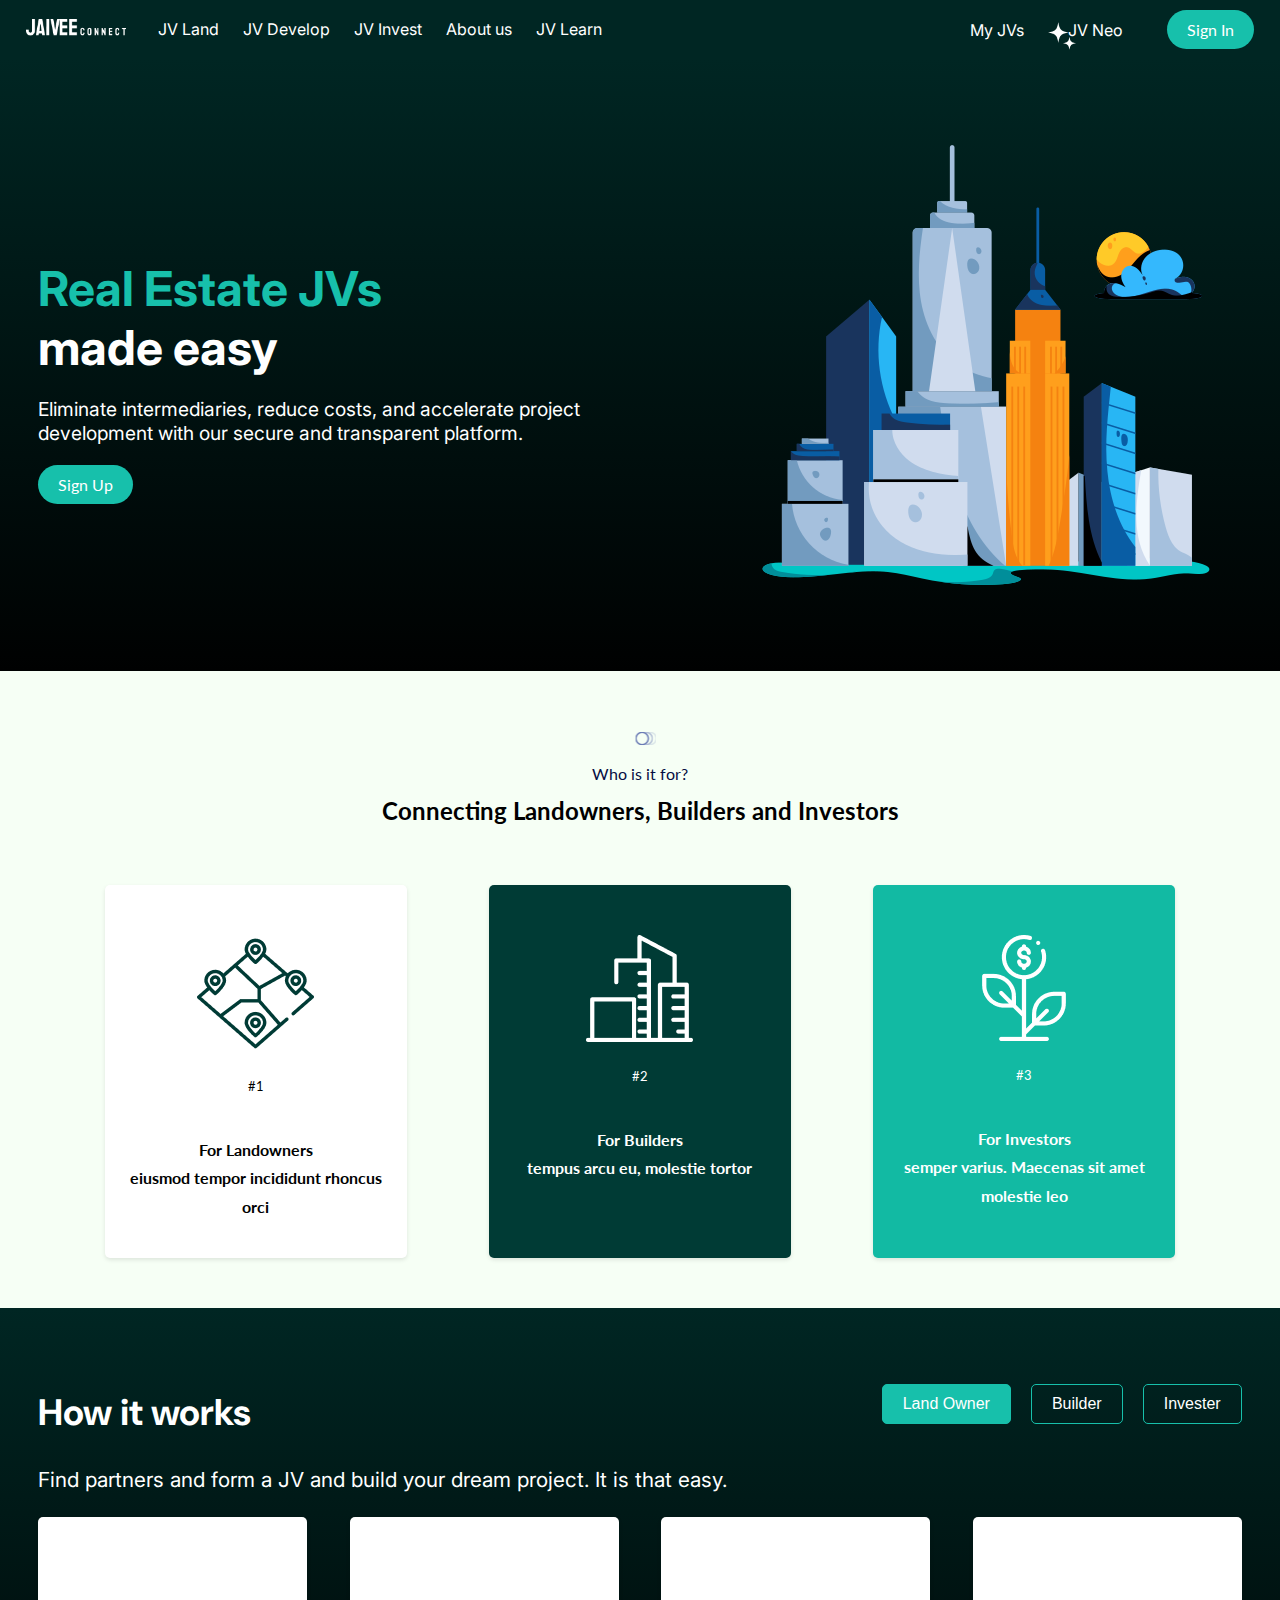
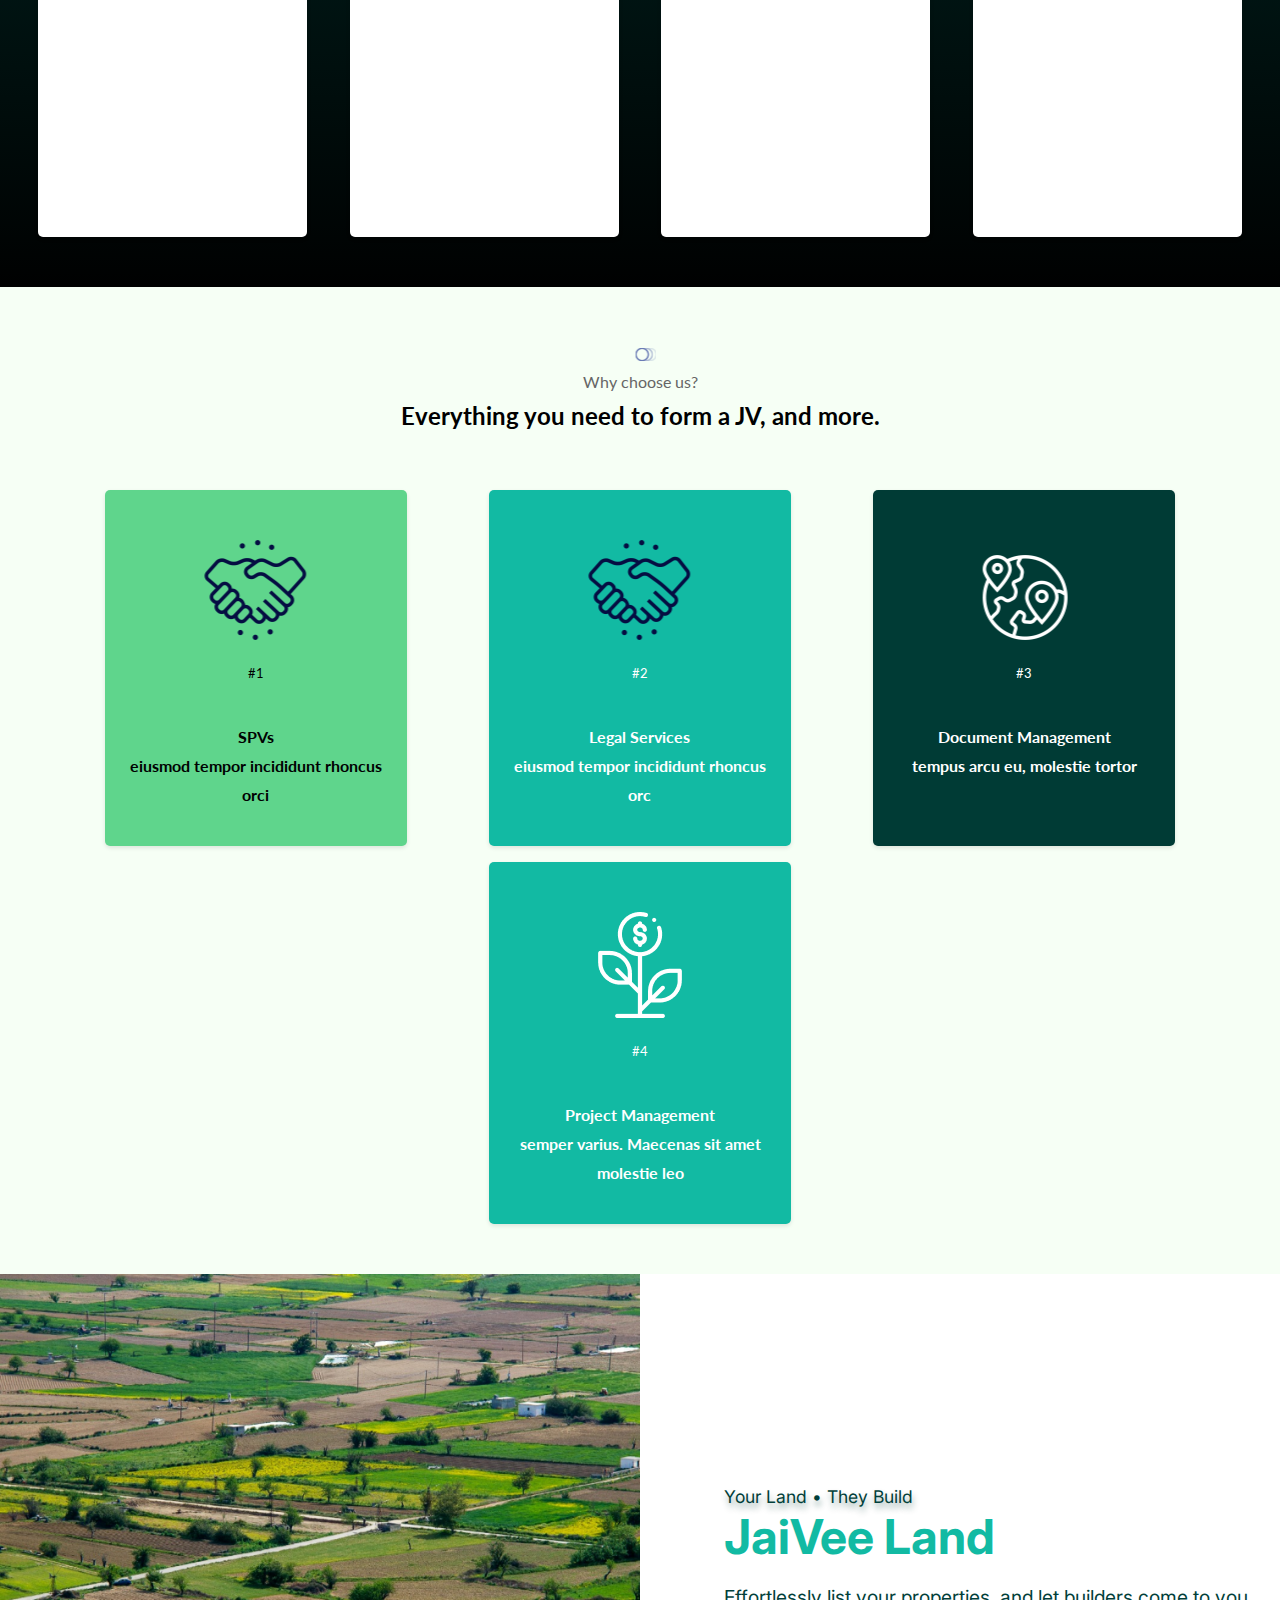
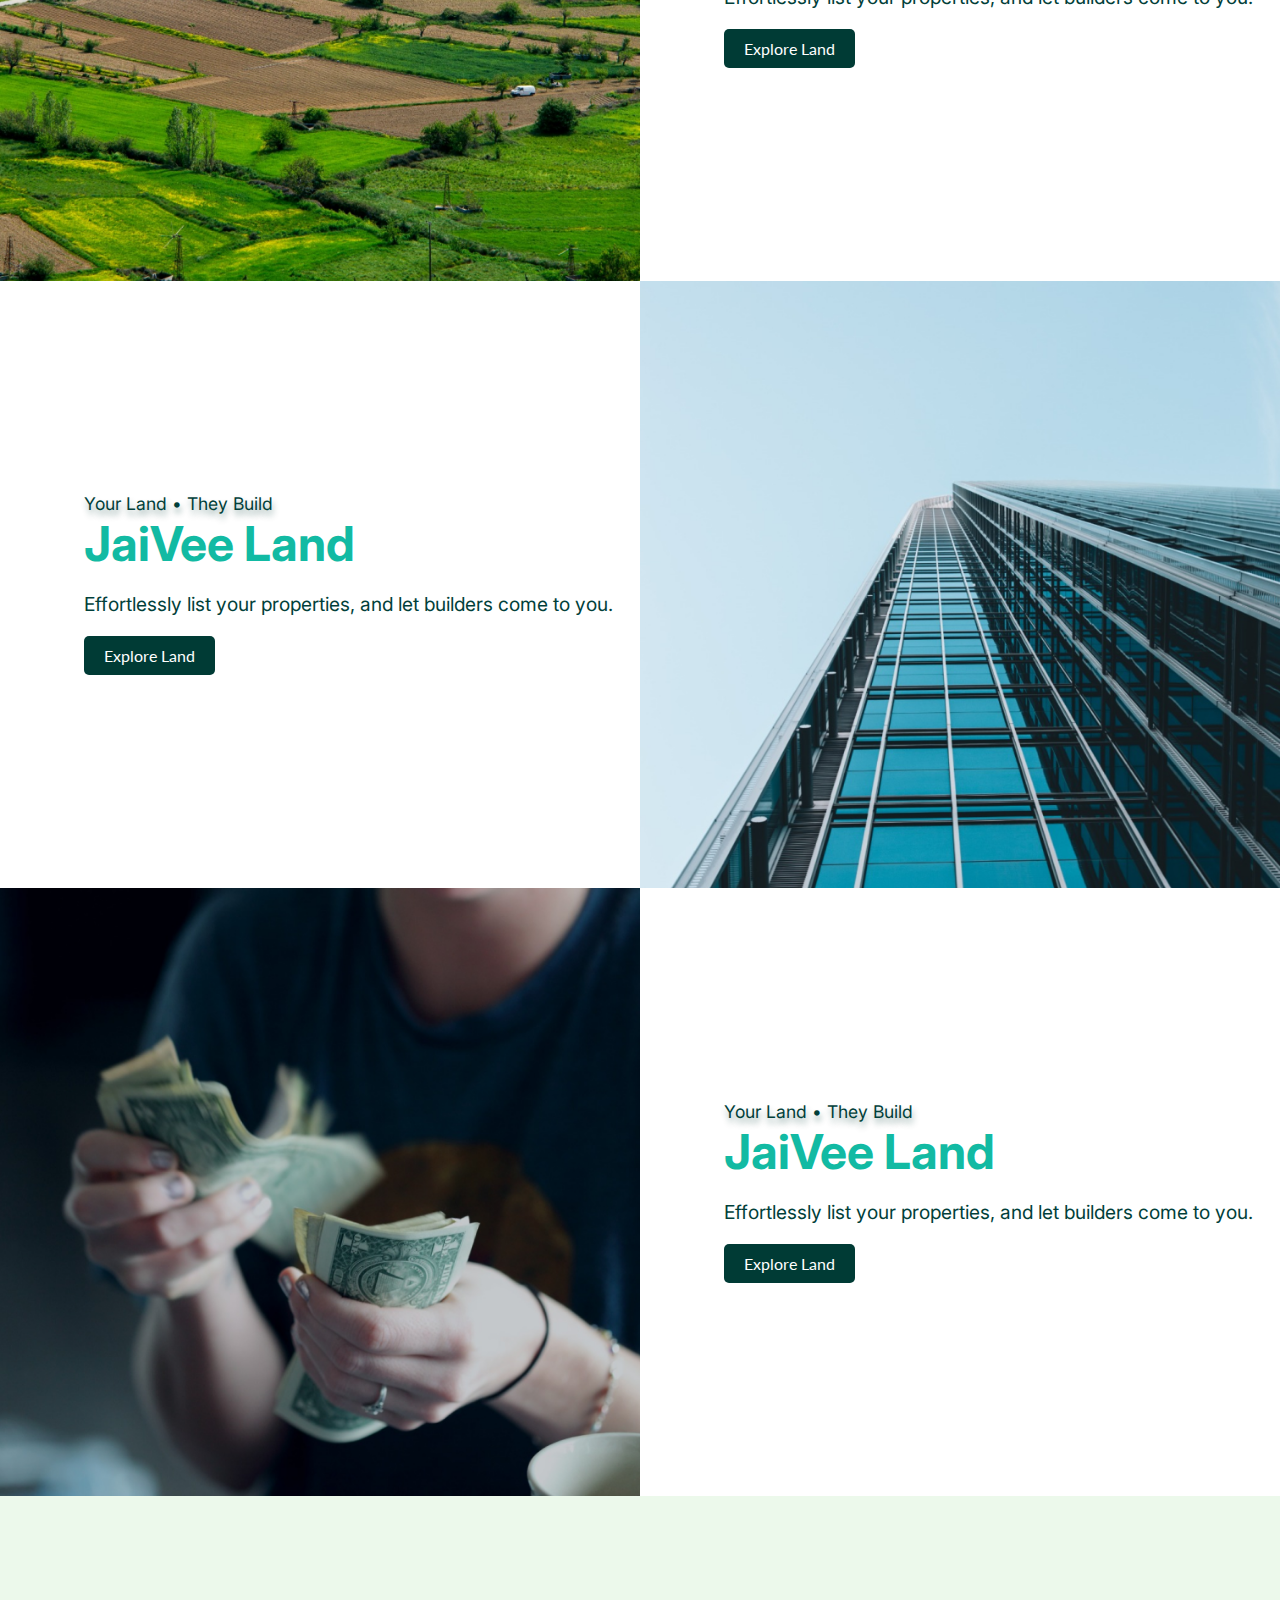
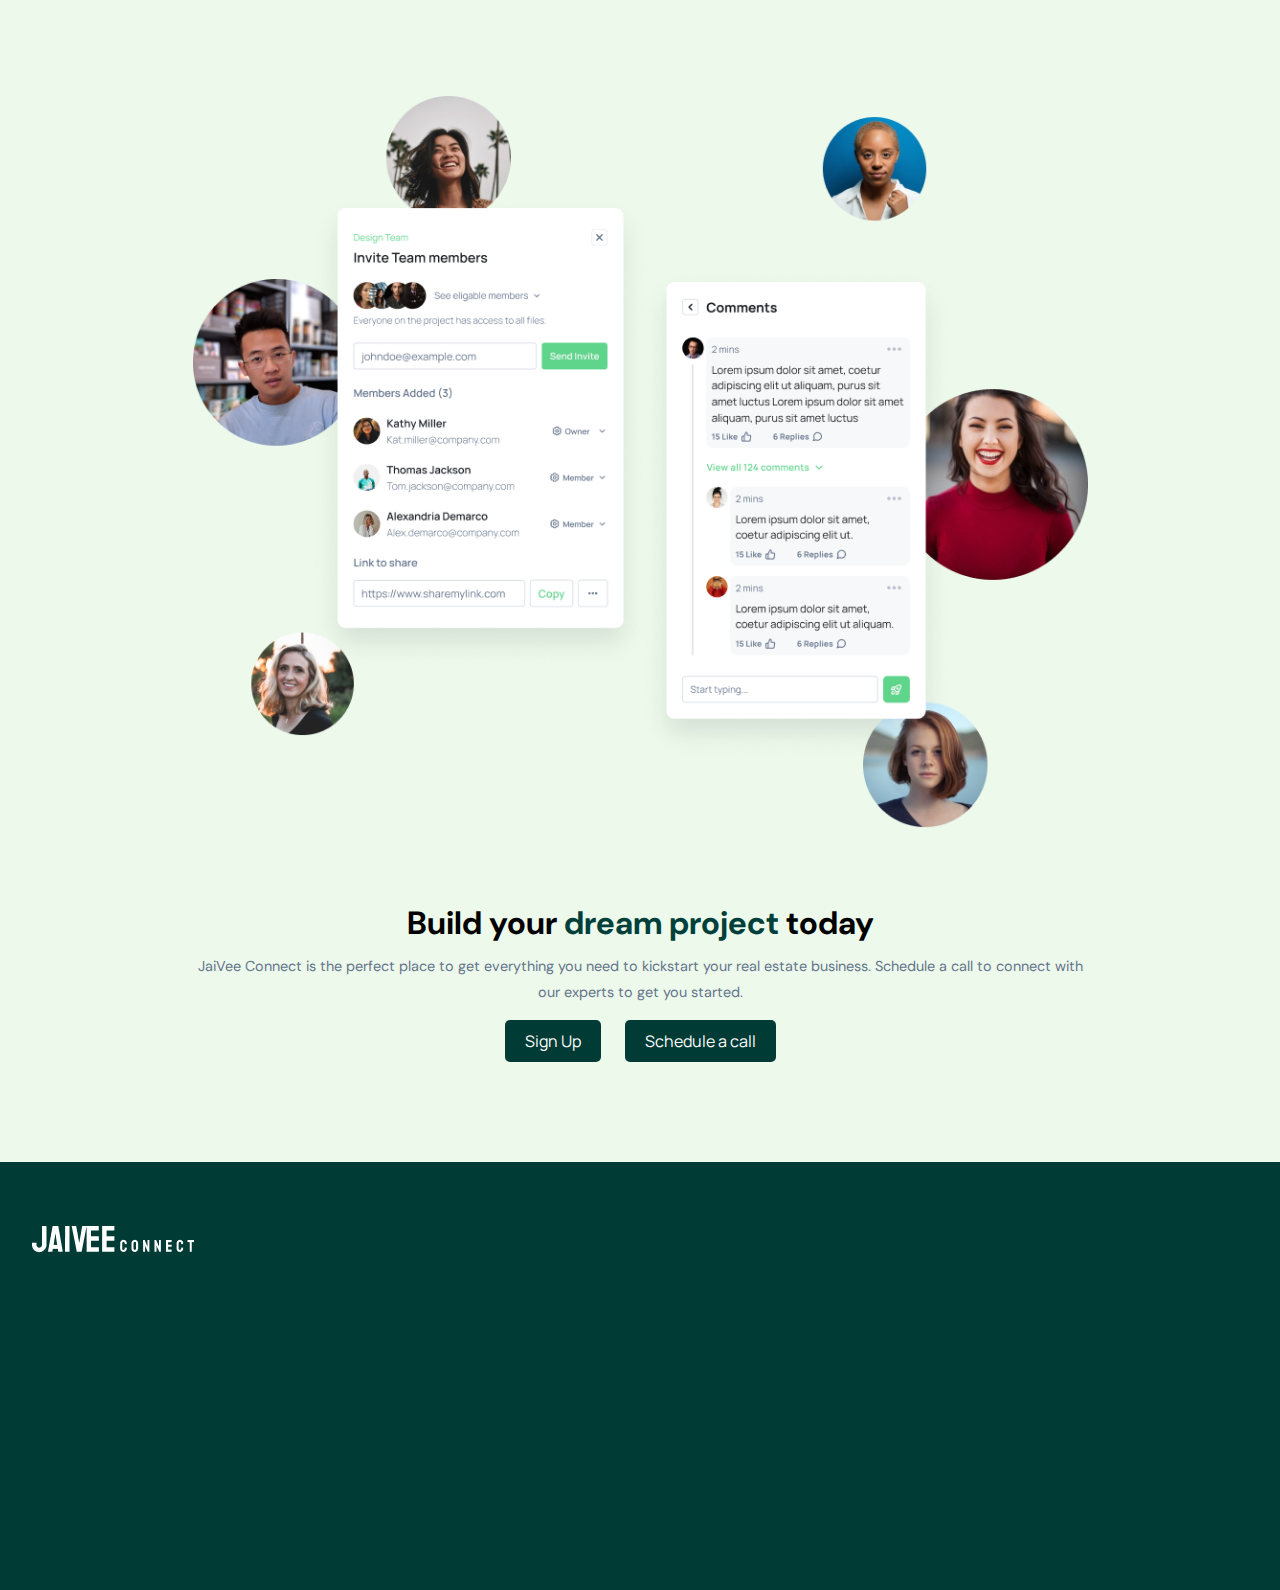
<file: index.html>
<!DOCTYPE html>
<html lang="en">
  <head>
    <meta charset="UTF-8" />
    <meta name="viewport" content="width=device-width, initial-scale=1.0" />
    <title>Landing Page</title>
    <link rel="stylesheet" href="styles.css" />
    <link rel="preconnect" href="https://fonts.googleapis.com" />
    <link rel="preconnect" href="https://fonts.gstatic.com" crossorigin />
    <link
      href="https://fonts.googleapis.com/css2?family=DM+Sans:ital,opsz,wght@0,9..40,100..1000;1,9..40,100..1000&family=Inter:wght@100..900&family=Lato:ital,wght@0,100;0,300;0,400;0,700;0,900;1,100;1,300;1,400;1,700;1,900&display=swap&family=Manrope:wght@200..800&display=swap"
      rel="stylesheet"
    />

    <script src="functions.js"></script>
  </head>
  <body>
    <header class="top-nav">
      <div class="flexBox">
        <div class="logo">
          <img src="images/logo.png" alt="Logo" />
        </div>
        <nav>
          <ul>
            <li><a href="#">JV Land</a></li>
            <li><a href="#">JV Develop</a></li>
            <li><a href="#">JV Invest</a></li>
            <li><a href="#">About us</a></li>
            <li><a href="#">JV Learn</a></li>
          </ul>
        </nav>
      </div>
      <div class="extra-links">
        <nav>
          <ul>
            <li><a href="#">My JVs</a></li>
            <li>
              <a href="#"><img src="images/star.png" alt="star" />JV Neo</a>
            </li>
          </ul>
        </nav>
        <button class="button button-1">Sign In</button>
      </div>
      <div class="content mobile-menu">
        <nav role="navigation">
          <div id="menuToggle">
            <input type="checkbox" />
            <span></span>
            <span></span>
            <span></span>
            <ul id="menu">
              <li><a href="#">JV Land</a></li>
              <li><a href="#">JV Develop</a></li>
              <li><a href="#">JV Invest</a></li>
              <li><a href="#">About us</a></li>
              <li><a href="#">JV Learn</a></li>
              <ul>
                <li><a href="#">My JVs</a></li>
                <li>
                  <a href="#">JV Neo<img src="images/star.png" alt="star" /></a>
                </li>
                <li><button class="button button-1">Sign In</button></li>
              </ul>
            </ul>
          </div>
        </nav>
      </div>
    </header>

    <section class="banner">
      <div class="banner-content">
        <div class="text">
          <h1>Real Estate JVs <span>made easy</span></h1>
          <p>
            Eliminate intermediaries, reduce costs, and accelerate project
            development with our secure and transparent platform.
          </p>
          <button class="button button-1">Sign Up</button>
        </div>
        <div class="image">
          <img src="images/banner-image.png" alt="Banner Image" />
        </div>
      </div>
    </section>
    <section class="who-is-it-for">
      <div class="section-header">
        <img src="images/section-icon.png" alt="Icon" />
        <p>Who is it for?</p>
        <h2>Connecting Landowners, Builders and Investors</h2>
      </div>
      <div class="card-container">
        <div class="card">
          <img src="images/card-1.png" alt="Card Image" />
          <div class="card-number">#1</div>
          <p>
            <span>For Landowners</span> eiusmod tempor incididunt rhoncus orci
          </p>
        </div>
        <div class="card">
          <img src="images/card-2.png" alt="Card Image" />
          <div class="card-number">#2</div>
          <p><span>For Builders</span> tempus arcu eu, molestie tortor</p>
        </div>
        <div class="card">
          <img src="images/card-3.png" alt="Card Image" />
          <div class="card-number">#3</div>
          <p>
            <span>For Investors</span> semper varius. Maecenas sit amet molestie
            leo
          </p>
        </div>
      </div>
    </section>
    <section class="how-it-work">
      <div class="section-header">
        <h2>How it works</h2>
        <div class="tab-nav">
          <button class="button button-default active" onclick="showContent(0)">
            Land Owner
          </button>
          <button class="button button-default" onclick="showContent(1)">
            Builder
          </button>
          <button class="button button-default" onclick="showContent(2)">
            Invester
          </button>
        </div>
      </div>
      <div class="tab-content active" id="content0">
        <p>
          Find partners and form a JV and build your dream project. It is that
          easy.
        </p>
        <div class="card-container">
          <div class="card"></div>
          <div class="card"></div>
          <div class="card"></div>
          <div class="card"></div>
        </div>
      </div>
      <div class="tab-content" id="content1" style="display: none">
        <p>Builder</p>
        <div class="card-container">
          <div class="card"></div>
          <div class="card"></div>
          <div class="card"></div>
          <div class="card"></div>
        </div>
      </div>
      <div class="tab-content" id="content2" style="display: none">
        <p>Investor</p>
        <div class="card-container">
          <div class="card"></div>
          <div class="card"></div>
          <div class="card"></div>
          <div class="card"></div>
        </div>
      </div>
    </section>
    <section class="why-choose-us">
      <div class="section-header">
        <img src="images/section-icon.png" alt="Icon" />
        <span>Why choose us?</span>
        <h2>Everything you need to form a JV, and more.</h2>
      </div>
      <div class="card-container">
        <div class="card">
          <img src="images/card-4.png" alt="Card Image" />
          <div class="card-number">#1</div>
          <p><span>SPVs</span>eiusmod tempor incididunt rhoncus orci</p>
        </div>
        <div class="card">
          <img src="images/card-4.png" alt="Card Image" />
          <div class="card-number">#2</div>
          <p>
            <span>Legal Services</span> eiusmod tempor incididunt rhoncus orc
          </p>
        </div>
        <div class="card">
          <img src="images/card-5.png" alt="Card Image" />
          <div class="card-number">#3</div>
          <p>
            <span>Document Management</span>
            tempus arcu eu, molestie tortor
          </p>
        </div>
        <div class="card">
          <img src="images/card-3.png" alt="Card Image" />
          <div class="card-number">#4</div>
          <p>
            <span>Project Management</span>
            semper varius. Maecenas sit amet molestie leo
          </p>
        </div>
      </div>
    </section>
    <section class="flex-wrap-image-container">
      <section class="flex-wrap-image">
        <div class="column">
          <img src="images/section-image-1.png" alt="section-image" />
        </div>
        <div class="column">
          <div class="text-content">
            <h6>Your Land • They Build</h6>
            <h1>JaiVee Land</h1>
            <p>
              Effortlessly list your properties, and let builders come to you.
            </p>
            <button class="button-2 button">Explore Land</button>
          </div>
        </div>
      </section>
      <section class="flex-wrap-image">
        <div class="column">
          <div class="text-content">
            <h6>Your Land • They Build</h6>
            <h1>JaiVee Land</h1>
            <p>
              Effortlessly list your properties, and let builders come to you.
            </p>
            <button class="button-2 button">Explore Land</button>
          </div>
        </div>
        <div class="column">
          <img src="images/section-image-2.png" alt="section-image" />
        </div>
      </section>
      <section class="flex-wrap-image">
        <div class="column">
          <img src="images/section-image-3.png" alt="section-image" />
        </div>
        <div class="column">
          <div class="text-content">
            <h6>Your Land • They Build</h6>
            <h1>JaiVee Land</h1>
            <p>
              Effortlessly list your properties, and let builders come to you.
            </p>
            <button class="button-2 button">Explore Land</button>
          </div>
        </div>
      </section>
    </section>
    <section class="build-project">
      <img src="images/section-image-4.png" alt="section-image" />
      <div class="text-content">
        <h4>Build your <span>dream project</span> today</h4>
        <p>
          JaiVee Connect is the perfect place to get everything you need to
          kickstart your real estate business. Schedule a call to connect with
          our experts to get you started.
        </p>
        <button class="button button-2">Sign Up</button>
        <button class="button button-2">Schedule a call</button>
      </div>
    </section>
    <footer>
      <img src="images/logo.png" alt="logo" />
    </footer>
  </body>
</html>
</file>
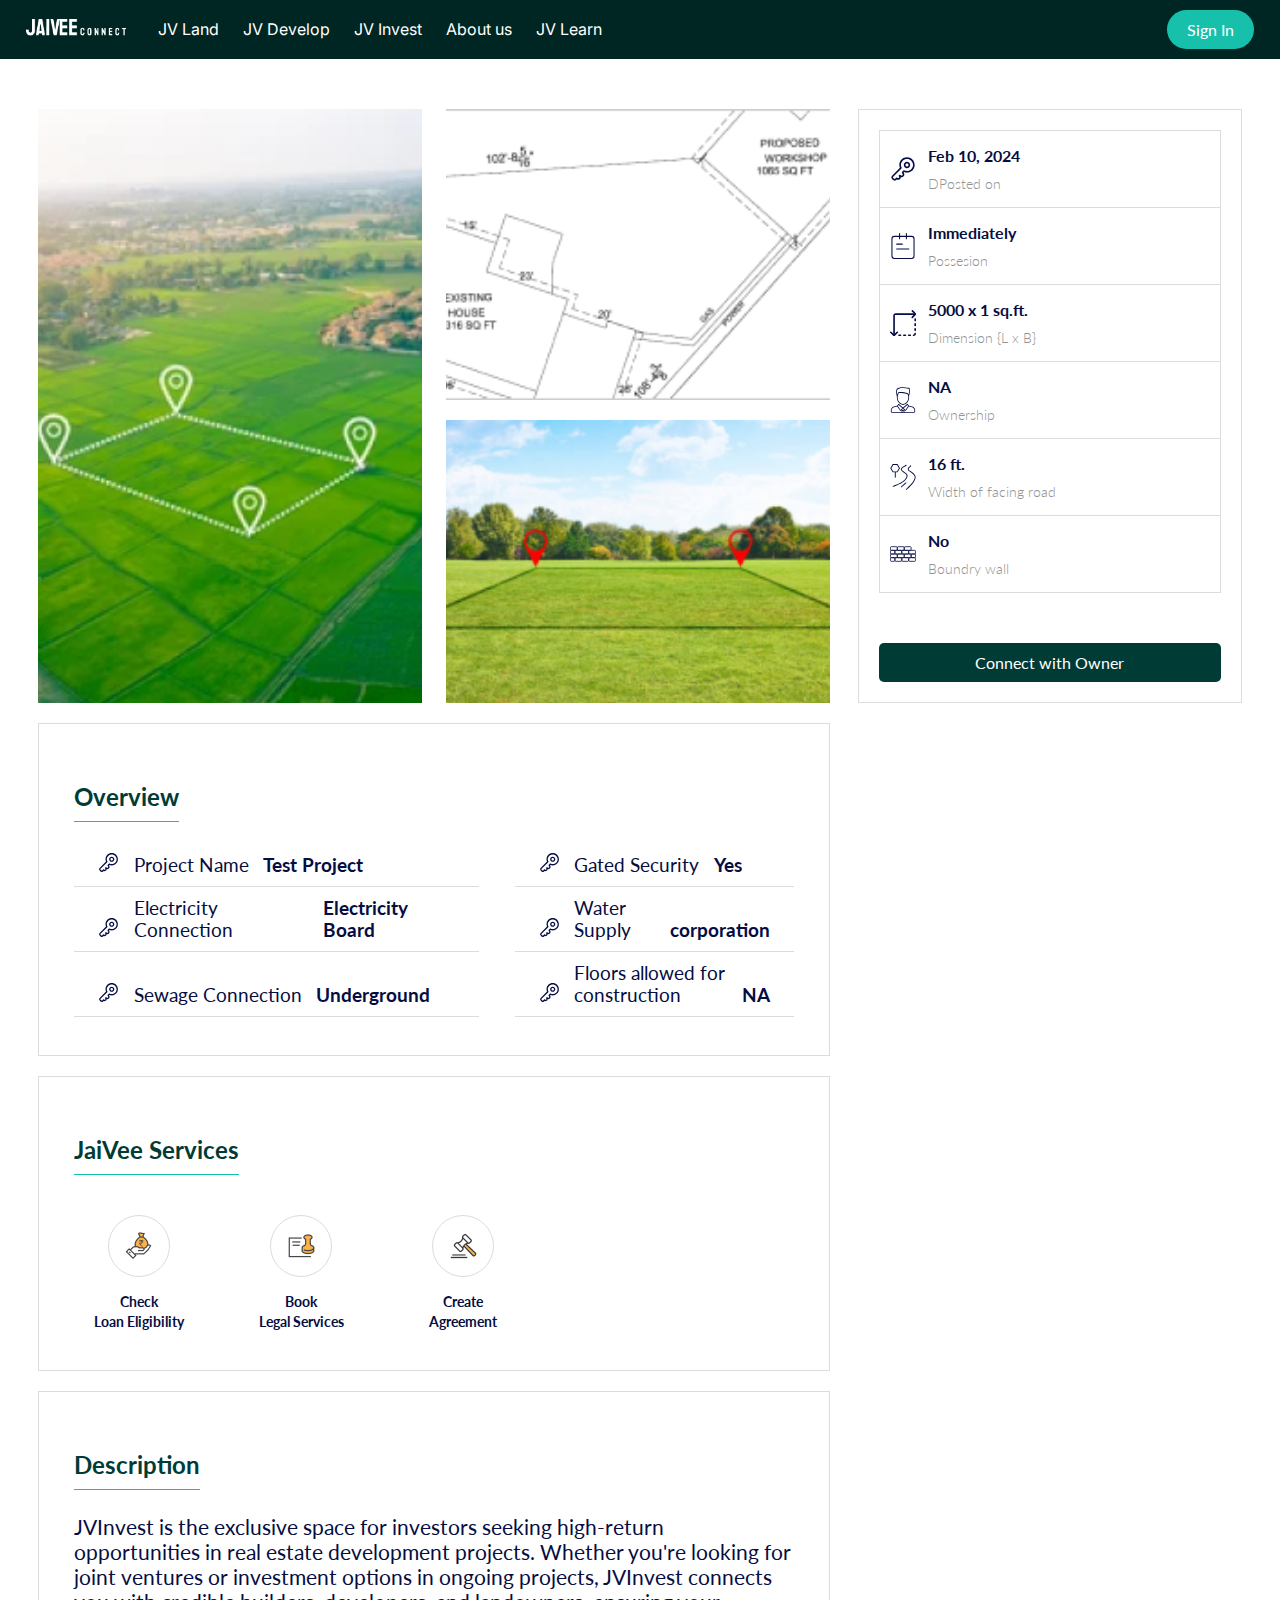
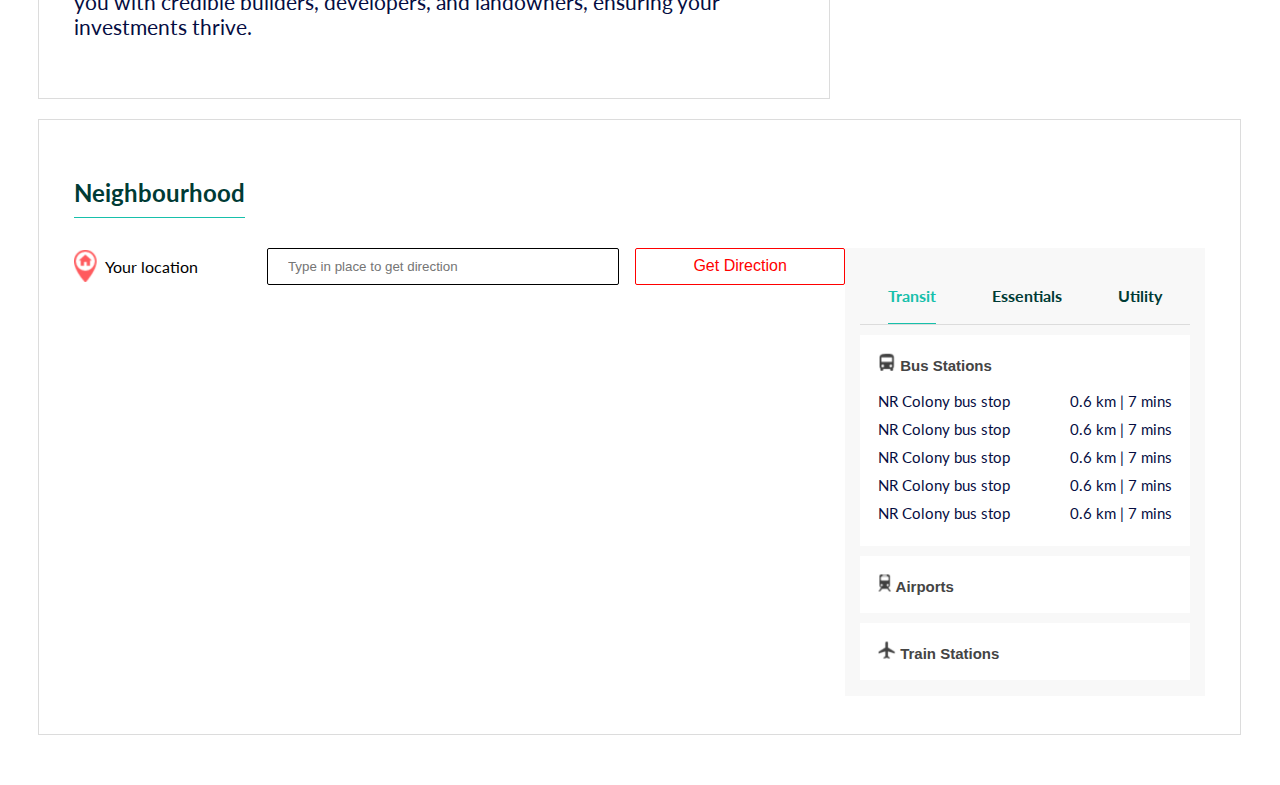
<file: land-listing.html>
<!DOCTYPE html>
<html lang="en">
  <head>
    <meta charset="UTF-8" />
    <meta name="viewport" content="width=device-width, initial-scale=1.0" />
    <title>Landing Page</title>
    <link rel="stylesheet" href="styles.css" />
    <link rel="preconnect" href="https://fonts.googleapis.com" />
    <link rel="preconnect" href="https://fonts.gstatic.com" crossorigin />
    <link
      href="https://fonts.googleapis.com/css2?family=DM+Sans:ital,opsz,wght@0,9..40,100..1000;1,9..40,100..1000&family=Inter:wght@100..900&family=Lato:ital,wght@0,100;0,300;0,400;0,700;0,900;1,100;1,300;1,400;1,700;1,900&display=swap&family=Manrope:wght@200..800&display=swap"
      rel="stylesheet"
    />
    <script src="functions.js"></script>
  </head>
  <body>
    <header class="top-nav">
      <div class="flexBox">
        <div class="logo">
          <img src="images/logo.png" alt="Logo" />
        </div>
        <nav>
          <ul>
            <li><a href="#">JV Land</a></li>
            <li><a href="#">JV Develop</a></li>
            <li><a href="#">JV Invest</a></li>
            <li><a href="#">About us</a></li>
            <li><a href="#">JV Learn</a></li>
          </ul>
        </nav>
      </div>
      <div class="extra-links">
        <button class="button button-1">Sign In</button>
      </div>
      <div class="content mobile-menu">
        <nav role="navigation">
          <div id="menuToggle">
            <input type="checkbox" />
            <span></span>
            <span></span>
            <span></span>
            <ul id="menu">
              <li><a href="#">JV Land</a></li>
              <li><a href="#">JV Develop</a></li>
              <li><a href="#">JV Invest</a></li>
              <li><a href="#">About us</a></li>
              <li><a href="#">JV Learn</a></li>
              <ul>
                <li><a href="#">My JVs</a></li>
                <li>
                  <a href="#">JV Neo<img src="images/star.png" alt="star" /></a>
                </li>
                <li><button class="button button-1">Sign In</button></li>
              </ul>
            </ul>
          </div>
        </nav>
      </div>
    </header>
    <section class="land-listing-container">
      <section class="listing-section">
        <div class="column">
          <img src="images/land-listing-image-1.png" />
        </div>
        <div class="column">
          <div class="row"><img src="images/land-listing-image-2.png" /></div>
          <div class="row"><img src="images/land-listing-image-3.png" /></div>
        </div>
        <div class="column">
          <div class="info-table">
            <div class="table">
              <div class="cell">
                <div class="icon">
                  <svg
                    width="26px"
                    height="26px"
                    viewBox="0 0 24 24"
                    fill="none"
                    xmlns="http://www.w3.org/2000/svg"
                  >
                    <g id="SVGRepo_bgCarrier" stroke-width="0" />
                    <g
                      id="SVGRepo_tracerCarrier"
                      stroke-linecap="round"
                      stroke-linejoin="round"
                    />
                    <g id="SVGRepo_iconCarrier">
                      <path
                        fill-rule="evenodd"
                        clip-rule="evenodd"
                        d="M15.6809 5.34814C14.0521 5.34814 12.7265 6.66395 12.7265 8.29353C12.7265 9.92311 14.0521 11.2389 15.6809 11.2389C17.3097 11.2389 18.6353 9.92311 18.6353 8.29353C18.6353 6.66395 17.3097 5.34814 15.6809 5.34814ZM14.2265 8.29353C14.2265 7.49816 14.8748 6.84814 15.6809 6.84814C16.487 6.84814 17.1353 7.49816 17.1353 8.29353C17.1353 9.0889 16.487 9.73891 15.6809 9.73891C14.8748 9.73891 14.2265 9.0889 14.2265 8.29353Z"
                        fill="#050d42"
                      />
                      <path
                        fill-rule="evenodd"
                        clip-rule="evenodd"
                        d="M9.52998 20.8783C9.86298 20.414 9.97017 19.9429 9.96222 19.5233C10.3544 19.6387 10.7424 19.6533 11.1141 19.5828C11.8825 19.437 12.4511 18.9512 12.7527 18.5507L12.758 18.5437L12.7631 18.5366C13.2883 17.8043 13.2872 17.0543 13.1586 16.5164C13.0956 16.2528 13.0021 16.0361 12.9245 15.8846C12.8853 15.8081 12.849 15.746 12.8207 15.7005C12.8132 15.6885 12.8063 15.6775 12.7999 15.6677C12.7112 15.5021 12.6111 15.3719 12.5269 15.2737L12.5359 15.2647L13.0001 14.8024C13.3817 14.9849 13.7957 15.0999 14.1583 15.1749C14.744 15.2962 15.3171 15.3369 15.6807 15.3369C19.582 15.3369 22.75 12.1863 22.75 8.29344C22.75 4.40056 19.582 1.25 15.6807 1.25C11.7794 1.25 8.61144 4.40056 8.61144 8.29344C8.61144 9.2105 8.82018 9.99588 9.02588 10.549C9.07825 10.6898 9.13081 10.8166 9.18035 10.9279L1.92511 18.1535C1.66869 18.4089 1.36789 18.853 1.27697 19.4092C1.17837 20.0124 1.34031 20.6829 1.92511 21.2654L2.80687 22.1435C2.82046 22.1571 2.83457 22.1701 2.84916 22.1825C3.10385 22.3999 3.53164 22.6513 4.04572 22.7273C4.59712 22.8088 5.23527 22.6818 5.77579 22.1435L6.34232 21.5793C6.87523 21.8849 7.43853 21.9545 7.95941 21.8548C8.63497 21.7254 9.19686 21.321 9.51964 20.8924L9.5249 20.8854L9.52998 20.8783ZM10.1114 8.29344C10.1114 5.23477 12.602 2.75 15.6807 2.75C18.7594 2.75 21.25 5.23477 21.25 8.29344C21.25 11.3521 18.7594 13.8369 15.6807 13.8369C15.4075 13.8369 14.9372 13.8044 14.4623 13.7061C13.9654 13.6032 13.5752 13.4504 13.3674 13.2779C13.0699 13.031 12.6332 13.0508 12.3592 13.3237L11.4774 14.2019C11.2757 14.4028 11.0818 14.6305 10.9794 14.8933C10.8499 15.2261 10.8912 15.5463 11.0394 15.8121C11.1273 15.9697 11.2689 16.1202 11.3278 16.183L11.3476 16.2042C11.4173 16.2811 11.4555 16.3314 11.4834 16.387L11.5098 16.4397L11.54 16.4817L11.5468 16.4924C11.5558 16.507 11.5712 16.533 11.5895 16.5685C11.6267 16.6412 11.6709 16.7445 11.6997 16.8652C11.7544 17.0937 11.7538 17.3656 11.5494 17.6551C11.4087 17.8384 11.1424 18.0506 10.8345 18.1091C10.5769 18.1579 10.1571 18.1261 9.59673 17.5681C9.30409 17.2766 8.83089 17.2766 8.53825 17.5681L8.24433 17.8608C7.96748 18.1365 7.94891 18.5782 8.20054 18.8761C8.20194 18.8778 8.2058 18.8826 8.2116 18.8903C8.22363 18.9062 8.24339 18.9336 8.2668 18.9704C8.31483 19.0461 8.37128 19.1508 8.41138 19.2706C8.48694 19.4963 8.49882 19.7374 8.31639 19.9966C8.19643 20.1519 7.95303 20.3287 7.67726 20.3815C7.4429 20.4264 7.14284 20.3931 6.8045 20.0562C6.51186 19.7647 6.03866 19.7647 5.74602 20.0562L4.7173 21.0807C4.55241 21.2449 4.4068 21.2643 4.26505 21.2434C4.09729 21.2186 3.93333 21.1293 3.84077 21.0562L2.9836 20.2025C2.74543 19.9653 2.73591 19.7821 2.75733 19.6511C2.78643 19.4731 2.89711 19.3025 2.9836 19.2163L10.6279 11.6033C10.8747 11.3575 10.9185 10.9735 10.7333 10.6784L10.7311 10.6748C10.7284 10.6703 10.7232 10.6615 10.7158 10.6487C10.7012 10.6231 10.6781 10.5814 10.6494 10.5251C10.5918 10.4123 10.5122 10.2423 10.4318 10.0262C10.2701 9.59135 10.1114 8.98632 10.1114 8.29344ZM8.20054 18.8761C8.20192 18.8777 8.2033 18.8793 8.20469 18.881L8.20354 18.8796L8.20054 18.8761Z"
                        fill="#050d42"
                      />
                    </g>
                  </svg>
                </div>
                <div class="text">
                  <h3>Feb 10, 2024</h3>
                  <p>DPosted on</p>
                </div>
              </div>
              <div class="cell">
                <div class="icon">
                  <svg
                    width="26px"
                    height="26px"
                    viewBox="-5.4 0 98.4 98.4"
                    xmlns="http://www.w3.org/2000/svg"
                    fill="#000000"
                  >
                    <g id="SVGRepo_bgCarrier" stroke-width="0" />
                    <g
                      id="SVGRepo_tracerCarrier"
                      stroke-linecap="round"
                      stroke-linejoin="round"
                    />
                    <g id="SVGRepo_iconCarrier">
                      <g
                        id="Group_4"
                        data-name="Group 4"
                        transform="translate(-822.7 -241.5)"
                      >
                        <path
                          id="Path_52"
                          data-name="Path 52"
                          d="M899.4,254.3H833.6a8.92,8.92,0,0,0-8.9,8.9V329a8.92,8.92,0,0,0,8.9,8.9h65.8a8.92,8.92,0,0,0,8.9-8.9V263.2A8.92,8.92,0,0,0,899.4,254.3Z"
                          fill="none"
                          stroke="#050d42"
                          stroke-linecap="round"
                          stroke-miterlimit="10"
                          stroke-width="4"
                        />
                        <line
                          id="Line_25"
                          data-name="Line 25"
                          x2="21.2"
                          transform="translate(842.6 283.7)"
                          fill="none"
                          stroke="#050d42"
                          stroke-linecap="round"
                          stroke-miterlimit="10"
                          stroke-width="4"
                        />
                        <line
                          id="Line_26"
                          data-name="Line 26"
                          x2="45.9"
                          transform="translate(842.6 302)"
                          fill="none"
                          stroke="#050d42"
                          stroke-linecap="round"
                          stroke-miterlimit="10"
                          stroke-width="4"
                        />
                        <line
                          id="Line_27"
                          data-name="Line 27"
                          y2="19.6"
                          transform="translate(853.6 243.5)"
                          fill="none"
                          stroke="#050d42"
                          stroke-linecap="round"
                          stroke-miterlimit="10"
                          stroke-width="4"
                        />
                        <line
                          id="Line_28"
                          data-name="Line 28"
                          y2="19.6"
                          transform="translate(879.4 243.5)"
                          fill="none"
                          stroke="#050d42"
                          stroke-linecap="round"
                          stroke-miterlimit="10"
                          stroke-width="4"
                        />
                      </g>
                    </g>
                  </svg>
                </div>
                <div class="text">
                  <h3>Immediately</h3>
                  <p>Possesion</p>
                </div>
              </div>
              <div class="cell">
                <div class="icon">
                  <svg
                    width="26px"
                    height="26px"
                    viewBox="0 0 24 24"
                    fill="none"
                    xmlns="http://www.w3.org/2000/svg"
                  >
                    <g id="SVGRepo_bgCarrier" stroke-width="0" />

                    <g
                      id="SVGRepo_tracerCarrier"
                      stroke-linecap="round"
                      stroke-linejoin="round"
                    />

                    <g id="SVGRepo_iconCarrier">
                      <path
                        d="M20.5605 6.75L23.0305 4.28C23.1002 4.21044 23.1555 4.12782 23.1932 4.03688C23.2309 3.94593 23.2503 3.84845 23.2503 3.75C23.2503 3.65155 23.2309 3.55407 23.1932 3.46312C23.1555 3.37218 23.1002 3.28956 23.0305 3.22L20.6709 0.860352"
                        stroke="#050d42"
                        stroke-width="1.5"
                        stroke-linecap="round"
                        stroke-linejoin="round"
                      />
                      <path
                        d="M3.75 23.25V5.25C3.75 4.85218 3.90804 4.47064 4.18934 4.18934C4.47064 3.90804 4.85218 3.75 5.25 3.75C5.25 3.75 16.7311 3.75 23 3.75"
                        stroke="#050d42"
                        stroke-width="1.5"
                        stroke-linecap="round"
                        stroke-linejoin="round"
                      />
                      <path
                        d="M0.75 20.561L3.22 23.03C3.28965 23.0997 3.37235 23.155 3.46338 23.1927C3.5544 23.2304 3.65197 23.2498 3.7505 23.2498C3.84903 23.2498 3.9466 23.2304 4.03762 23.1927C4.12865 23.155 4.21135 23.0997 4.281 23.03L6.75 20.56"
                        stroke="#050d42"
                        stroke-width="1.5"
                        stroke-linecap="round"
                        stroke-linejoin="round"
                      />
                      <path
                        d="M21.75 23.25C22.1478 23.25 22.5294 23.092 22.8107 22.8107C23.092 22.5294 23.25 22.1478 23.25 21.75"
                        stroke="#050d42"
                        stroke-width="1.5"
                        stroke-linecap="round"
                        stroke-linejoin="round"
                      />
                      <path
                        d="M18.75 23.25H17.25"
                        stroke="#050d42"
                        stroke-width="1.5"
                        stroke-linecap="round"
                        stroke-linejoin="round"
                      />
                      <path
                        d="M14.25 23.25H12.75"
                        stroke="#050d42"
                        stroke-width="1.5"
                        stroke-linecap="round"
                        stroke-linejoin="round"
                      />
                      <path
                        d="M9.75 23.25H8.25"
                        stroke="#050d42"
                        stroke-width="1.5"
                        stroke-linecap="round"
                        stroke-linejoin="round"
                      />
                      <path
                        d="M23.25 18.75V17.25"
                        stroke="#050d42"
                        stroke-width="1.5"
                        stroke-linecap="round"
                        stroke-linejoin="round"
                      />
                      <path
                        d="M23.25 14.25V12.75"
                        stroke="#050d42"
                        stroke-width="1.5"
                        stroke-linecap="round"
                        stroke-linejoin="round"
                      />
                      <path
                        d="M23.25 9.75V8.25"
                        stroke="#050d42"
                        stroke-width="1.5"
                        stroke-linecap="round"
                        stroke-linejoin="round"
                      />
                    </g>
                  </svg>
                </div>
                <div class="text">
                  <h3>5000 x 1 sq.ft.</h3>
                  <p>Dimension {L x B}</p>
                </div>
              </div>
              <div class="cell">
                <div class="icon">
                  <svg
                    fill="#050d42"
                    width="26px"
                    height="26px"
                    version="1.1"
                    id="Capa_1"
                    xmlns="http://www.w3.org/2000/svg"
                    xmlns:xlink="http://www.w3.org/1999/xlink"
                    viewBox="0 0 512.055 512.055"
                    xml:space="preserve"
                  >
                    <g id="SVGRepo_bgCarrier" stroke-width="0" />

                    <g
                      id="SVGRepo_tracerCarrier"
                      stroke-linecap="round"
                      stroke-linejoin="round"
                    />

                    <g id="SVGRepo_iconCarrier">
                      <g>
                        <path
                          d="M135.77,207.789c0,35.83,12.712,72.123,34.877,99.573c23.267,28.815,53.617,44.685,85.458,44.685 c31.835,0,62.147-15.86,85.353-44.659c22.091-27.416,34.761-63.695,34.761-99.536v-32.07c23.5-74.604,14.779-137.596,7.134-154.97 c-0.012-0.026-0.027-0.051-0.039-0.077c-0.073-0.16-0.153-0.315-0.236-0.47c-0.045-0.084-0.087-0.17-0.135-0.251 c-0.078-0.135-0.164-0.264-0.25-0.394c-0.063-0.096-0.125-0.193-0.192-0.286c-0.073-0.101-0.153-0.196-0.23-0.293 c-0.089-0.111-0.177-0.224-0.271-0.33c-0.063-0.07-0.13-0.135-0.195-0.203c-0.116-0.122-0.232-0.243-0.355-0.356 c-0.056-0.051-0.115-0.098-0.173-0.147c-0.137-0.119-0.274-0.237-0.418-0.347c-0.061-0.046-0.125-0.087-0.188-0.131 c-0.145-0.103-0.29-0.206-0.441-0.299c-0.078-0.048-0.16-0.09-0.239-0.135c-0.14-0.08-0.28-0.161-0.424-0.232 c-0.101-0.05-0.206-0.092-0.309-0.138c-0.129-0.057-0.256-0.116-0.387-0.166c-0.118-0.045-0.239-0.081-0.359-0.12 c-0.124-0.041-0.246-0.083-0.372-0.118c-0.12-0.033-0.242-0.057-0.364-0.084c-0.132-0.03-0.264-0.062-0.398-0.085 c-0.11-0.019-0.221-0.029-0.332-0.043c-0.152-0.02-0.303-0.04-0.457-0.051c-0.094-0.006-0.188-0.006-0.283-0.01 c-0.174-0.006-0.347-0.01-0.522-0.005c-0.083,0.002-0.167,0.011-0.251,0.016c-0.183,0.012-0.366,0.026-0.55,0.05 c-0.028,0.004-0.055,0.003-0.083,0.008c-20.062,2.866-44.351-2.012-70.066-7.175C261.715,0.282,217.162-8.642,182.326,16.2 c-0.524-0.108-1.066-0.165-1.622-0.165c-35.729,0-60.682,29.608-60.682,72.002c0,32.772,13.789,93.92,15.748,102.441V207.789z M329,297.349c-20.108,24.955-45.996,38.698-72.894,38.698c-26.911,0-52.84-13.757-73.01-38.736 c-19.908-24.654-31.326-57.284-31.326-89.521v-9.112c0-28.498,16.16-66.981,21.654-79.238c55.276-6.495,99.31-0.006,126.773,6.703 c24.089,5.886,39.896,12.934,45.595,15.701l14.428,34.33v31.68C360.22,240.106,348.841,272.727,329,297.349z M180.704,32.035 c0.772,0,1.517-0.115,2.224-0.32c2.342,0.671,4.958,0.277,7.047-1.31c29.374-22.312,71.23-13.906,111.709-5.778 c21.237,4.265,41.547,8.343,60.306,8.343c2.89,0,5.74-0.109,8.555-0.317c4.921,17.754,9.586,62.522-3.829,117.681l-7.31-17.395 c-0.697-1.658-1.932-3.033-3.507-3.903c-2.952-1.63-73.615-39.763-188.896-24.933c-0.02,0.002-0.038,0.008-0.058,0.01 c-0.15,0.021-0.298,0.052-0.446,0.081c-0.116,0.022-0.234,0.041-0.348,0.068c-0.094,0.022-0.186,0.054-0.279,0.08 c-1.015,0.283-1.939,0.754-2.738,1.374c-0.517,0.399-0.991,0.861-1.405,1.39c-0.012,0.016-0.026,0.03-0.039,0.045 c-0.084,0.109-0.159,0.227-0.239,0.342c-0.073,0.104-0.148,0.207-0.216,0.314c-0.051,0.082-0.095,0.17-0.144,0.254 c-0.086,0.149-0.172,0.299-0.248,0.454c-0.007,0.015-0.016,0.028-0.023,0.043c-0.619,1.282-9.674,20.183-16.721,43.296 c-3.985-21.141-8.077-46.958-8.077-63.817C136.022,49.351,158.464,32.035,180.704,32.035z"
                        />
                        <path
                          d="M480.737,414.086c-10.786-15.799-25.828-26.767-43.5-31.717c-0.172-0.048-0.346-0.09-0.521-0.127l-63.821-13.349 l-17.179-26.049c-0.088-0.134-0.181-0.267-0.278-0.396c-2.603-3.471-6.565-5.761-10.873-6.284c-4.305-0.522-8.702,0.753-12.06,3.5 c-0.052,0.042-0.103,0.085-0.153,0.128l-76.325,65.701l-76.325-65.701c-0.051-0.043-0.102-0.086-0.153-0.128 c-3.357-2.747-7.754-4.023-12.059-3.5c-4.307,0.522-8.27,2.813-10.874,6.284c-0.097,0.129-0.189,0.261-0.278,0.396l-17.179,26.049 l-63.821,13.349c-0.175,0.037-0.349,0.079-0.521,0.127c-17.672,4.951-32.714,15.918-43.5,31.717 c-9.866,14.45-15.299,31.891-15.299,49.108v19.843c0,15.999,14.355,29.016,32.001,29.016h183.985c0.01,0,0.02,0.001,0.03,0.001 c0.011,0,0.022-0.001,0.033-0.001h47.918c0.011,0,0.022,0.001,0.033,0.001c0.01,0,0.02-0.001,0.03-0.001h183.985 c17.646,0,32.001-13.017,32.001-29.016v-19.843C496.036,445.977,490.603,428.536,480.737,414.086z M342.628,352.059l15.674,23.767 l-55.236,75.949l-17.378-17.377c-0.002-0.002-0.004-0.004-0.006-0.006l-17.902-17.902L342.628,352.059z M248.027,472.052h16.001 c0.481,0,0.958-0.019,1.432-0.046l4.81,24.048h-28.485l4.81-24.048C247.069,472.033,247.546,472.052,248.027,472.052z M272.028,448.051c0,4.411-3.589,8-8,8h-16.001c-4.412,0-8-3.589-8-8v-4.687l16.001-16.001l16.001,16.001V448.051z M169.427,352.059l74.848,64.43l-17.902,17.902c-0.002,0.002-0.004,0.004-0.006,0.006l-17.378,17.377l-55.236-75.949 L169.427,352.059z M32.018,483.037v-19.843c0-25.88,16.097-56.588,46.866-65.349l61.712-12.908l60.959,83.819 c1.376,1.892,3.511,3.087,5.844,3.27c0.209,0.016,0.418,0.024,0.626,0.024c2.113,0,4.15-0.837,5.656-2.343l12.262-12.262 c1.309,3.066,3.242,5.802,5.634,8.058l-6.11,30.549H48.019C39.197,496.053,32.018,490.214,32.018,483.037z M480.036,483.037 c0,7.177-7.178,13.016-16.001,13.016H286.587l-6.11-30.549c2.392-2.255,4.325-4.992,5.634-8.058l12.262,12.262 c1.506,1.506,3.543,2.343,5.656,2.343c0.208,0,0.417-0.008,0.626-0.024c2.333-0.183,4.468-1.378,5.844-3.27l60.959-83.819 l61.712,12.908c30.77,8.761,46.866,39.469,46.866,65.349V483.037z"
                        />
                      </g>
                    </g>
                  </svg>
                </div>
                <div class="text">
                  <h3>NA</h3>
                  <p>Ownership</p>
                </div>
              </div>
              <div class="cell">
                <div class="icon">
                  <svg
                    fill="#050d42"
                    width="26px"
                    height="26px"
                    version="1.1"
                    id="Layer_1"
                    xmlns="http://www.w3.org/2000/svg"
                    xmlns:xlink="http://www.w3.org/1999/xlink"
                    viewBox="0 0 512 512"
                    xml:space="preserve"
                  >
                    <g id="SVGRepo_bgCarrier" stroke-width="0" />

                    <g
                      id="SVGRepo_tracerCarrier"
                      stroke-linecap="round"
                      stroke-linejoin="round"
                    />

                    <g id="SVGRepo_iconCarrier">
                      <g>
                        <g>
                          <path
                            d="M193.888,77.299L151.403,4.138C149.774,1.317,146.766,0,143.509,0H58.548c-3.257,0-6.265,1.355-7.894,4.176L8.169,77.564 c-1.629,2.821-1.629,6.197,0,9.018l42.485,73.238c1.629,2.821,4.637,4.212,7.894,4.212h36.458v97.882 c0,5.032,4.076,9.113,9.113,9.113s9.113-4.081,9.113-9.113v-97.882h30.277c3.257,0,6.265-1.437,7.894-4.258l42.485-73.436 C195.516,83.516,195.516,80.12,193.888,77.299z M138.249,145.805H63.807L26.582,82.013l37.226-63.788h74.442l37.226,63.788 L138.249,145.805z"
                          />
                        </g>
                      </g>
                      <g>
                        <g>
                          <path
                            d="M285.23,159.514c-25.461-18.137-51.785-36.892-52.897-54.824c-0.48-7.747,3.871-15.725,13.313-24.393 c14.203-13.046,31.21-22.395,49.222-32.291c8.962-4.926,18.235-10.021,27.09-15.596c4.254-2.683,5.535-8.307,2.848-12.566 c-2.661-4.263-8.285-5.526-12.566-2.857c-8.392,5.286-17.416,10.248-26.146,15.044c-18.164,9.985-36.95,20.308-52.782,34.845 c-13.554,12.446-19.997,25.55-19.169,38.943c1.655,26.6,31.575,47.923,60.515,68.538c27.686,19.721,56.306,40.113,53.138,59.803 C312.31,330.29,184.553,381.15,100.018,414.802c-14.986,5.963-29.136,11.6-41.132,16.864c-4.601,2.02-6.701,7.4-4.681,12.005 c1.504,3.417,4.85,5.455,8.357,5.455c1.219,0,2.465-0.249,3.658-0.774c11.694-5.135,25.71-10.715,40.536-16.619 c88.37-35.174,221.903-88.334,239.034-194.671C350.755,206.195,317.445,182.465,285.23,159.514z"
                          />
                        </g>
                      </g>
                      <g>
                        <g>
                          <path
                            d="M490.126,215.895c-28.843-36.901-61.174-59.394-84.783-75.817c-21.474-14.946-37.003-25.745-37.662-37.684 c-0.703-12.708,14.114-31.859,46.623-60.27c3.791-3.31,4.174-9.068,0.863-12.859c-3.319-3.791-9.086-4.165-12.859-0.863 c-38.596,33.733-53.903,55.465-52.826,74.998c1.157,20.815,20.708,34.418,45.457,51.638c23.912,16.642,53.68,37.35,80.823,72.08 c52.879,67.652-97.616,207.922-147.078,254.016c-7.573,7.066-13.055,12.17-16.197,15.436c-3.488,3.631-3.373,9.398,0.249,12.886 c1.771,1.7,4.04,2.545,6.318,2.545c2.394,0,4.779-0.935,6.568-2.794c2.901-3.021,8.321-8.058,15.494-14.742 C399.14,440.379,553.293,296.709,490.126,215.895z"
                          />
                        </g>
                      </g>
                      <g>
                        <g>
                          <path
                            d="M319.43,365.171c-3.364-3.742-9.122-4.04-12.868-0.676l-91.128,82.016c-3.738,3.364-4.04,9.126-0.676,12.868 c1.798,1.998,4.281,3.017,6.772,3.017c2.172,0,4.352-0.774,6.096-2.341l91.128-82.016 C322.491,374.675,322.794,368.913,319.43,365.171z"
                          />
                        </g>
                      </g>
                    </g>
                  </svg>
                </div>
                <div class="text">
                  <h3>16 ft.</h3>
                  <p>Width of facing road</p>
                </div>
              </div>
              <div class="cell">
                <div class="icon">
                  <svg
                    width="26px"
                    height="26px"
                    viewBox="0 -13 64 64"
                    version="1.1"
                    xmlns="http://www.w3.org/2000/svg"
                    xmlns:xlink="http://www.w3.org/1999/xlink"
                    xmlns:sketch="http://www.bohemiancoding.com/sketch/ns"
                    fill="#000000"
                  >
                    <g id="SVGRepo_bgCarrier" stroke-width="0" />

                    <g
                      id="SVGRepo_tracerCarrier"
                      stroke-linecap="round"
                      stroke-linejoin="round"
                    />

                    <g id="SVGRepo_iconCarrier">
                      <title>Wall</title>
                      <desc>Created with Sketch.</desc>
                      <defs></defs>
                      <g
                        id="Page-1"
                        stroke="none"
                        stroke-width="1"
                        fill="none"
                        fill-rule="evenodd"
                        sketch:type="MSPage"
                      >
                        <g
                          id="Wall"
                          sketch:type="MSLayerGroup"
                          transform="translate(1.000000, 1.000000)"
                          stroke="#050d42"
                          stroke-width="2"
                        >
                          <path
                            d="M28,34 C28,35.1 27.1,36 26,36 L13,36 C11.9,36 11,35.1 11,34 L11,29 C11,27.9 11.9,27 13,27 L26,27 C27.1,27 28,27.9 28,29 L28,34 L28,34 Z"
                            id="Shape"
                            sketch:type="MSShapeGroup"
                          ></path>
                          <path
                            d="M45,34 C45,35.1 44.1,36 43,36 L30,36 C28.9,36 28,35.1 28,34 L28,29 C28,27.9 28.9,27 30,27 L43,27 C44.1,27 45,27.9 45,29 L45,34 L45,34 Z"
                            id="Shape"
                            sketch:type="MSShapeGroup"
                          ></path>
                          <path
                            d="M62,34 C62,35.1 61.1,36 60,36 L47,36 C45.9,36 45,35.1 45,34 L45,29 C45,27.9 45.9,27 47,27 L60,27 C61.1,27 62,27.9 62,29 L62,34 L62,34 Z"
                            id="Shape"
                            sketch:type="MSShapeGroup"
                          ></path>
                          <path
                            d="M11,34 C11,35.1 10.1,36 9,36 L2,36 C0.9,36 0,35.1 0,34 L0,29 C0,27.9 0.9,27 2,27 L9,27 C10.1,27 11,27.9 11,29 L11,34 L11,34 Z"
                            id="Shape"
                            sketch:type="MSShapeGroup"
                          ></path>
                          <path
                            d="M28,16 C28,17.1 27.1,18 26,18 L13,18 C11.9,18 11,17.1 11,16 L11,11 C11,9.9 11.9,9 13,9 L26,9 C27.1,9 28,9.9 28,11 L28,16 L28,16 Z"
                            id="Shape"
                            sketch:type="MSShapeGroup"
                          ></path>
                          <path
                            d="M45,16 C45,17.1 44.1,18 43,18 L30,18 C28.9,18 28,17.1 28,16 L28,11 C28,9.9 28.9,9 30,9 L43,9 C44.1,9 45,9.9 45,11 L45,16 L45,16 Z"
                            id="Shape"
                            sketch:type="MSShapeGroup"
                          ></path>
                          <path
                            d="M62,16 C62,17.1 61.1,18 60,18 L47,18 C45.9,18 45,17.1 45,16 L45,11 C45,9.9 45.9,9 47,9 L60,9 C61.1,9 62,9.9 62,11 L62,16 L62,16 Z"
                            id="Shape"
                            sketch:type="MSShapeGroup"
                          ></path>
                          <path
                            d="M11,16 C11,17.1 10.1,18 9,18 L2,18 C0.9,18 0,17.1 0,16 L0,11 C0,9.9 0.9,9 2,9 L9,9 C10.1,9 11,9.9 11,11 L11,16 L11,16 Z"
                            id="Shape"
                            sketch:type="MSShapeGroup"
                          ></path>
                          <path
                            d="M17,7 C17,8.1 16.1,9 15,9 L2,9 C0.9,9 0,8.1 0,7 L0,2 C0,0.9 0.9,0 2,0 L15,0 C16.1,0 17,0.9 17,2 L17,7 L17,7 Z"
                            id="Shape"
                            sketch:type="MSShapeGroup"
                          ></path>
                          <path
                            d="M34,7 C34,8.1 33.1,9 32,9 L19,9 C17.9,9 17,8.1 17,7 L17,2 C17,0.9 17.9,0 19,0 L32,0 C33.1,0 34,0.9 34,2 L34,7 L34,7 Z"
                            id="Shape"
                            sketch:type="MSShapeGroup"
                          ></path>
                          <path
                            d="M51,7 C51,8.1 50.1,9 49,9 L36,9 C34.9,9 34,8.1 34,7 L34,2 C34,0.9 34.9,0 36,0 L49,0 C50.1,0 51,0.9 51,2 L51,7 L51,7 Z"
                            id="Shape"
                            sketch:type="MSShapeGroup"
                          ></path>
                          <path
                            d="M17,25 C17,26.1 16.1,27 15,27 L2,27 C0.9,27 0,26.1 0,25 L0,20 C0,18.9 0.9,18 2,18 L15,18 C16.1,18 17,18.9 17,20 L17,25 L17,25 Z"
                            id="Shape"
                            sketch:type="MSShapeGroup"
                          ></path>
                          <path
                            d="M34,25 C34,26.1 33.1,27 32,27 L19,27 C17.9,27 17,26.1 17,25 L17,20 C17,18.9 17.9,18 19,18 L32,18 C33.1,18 34,18.9 34,20 L34,25 L34,25 Z"
                            id="Shape"
                            sketch:type="MSShapeGroup"
                          ></path>
                          <path
                            d="M51,25 C51,26.1 50.1,27 49,27 L36,27 C34.9,27 34,26.1 34,25 L34,20 C34,18.9 34.9,18 36,18 L49,18 C50.1,18 51,18.9 51,20 L51,25 L51,25 Z"
                            id="Shape"
                            sketch:type="MSShapeGroup"
                          ></path>
                          <path
                            d="M62,25 C62,26.1 61.1,27 60,27 L53,27 C51.9,27 51,26.1 51,25 L51,20 C51,18.9 51.9,18 53,18 L60,18 C61.1,18 62,18.9 62,20 L62,25 L62,25 Z"
                            id="Shape"
                            sketch:type="MSShapeGroup"
                          ></path>
                        </g>
                      </g>
                    </g>
                  </svg>
                </div>
                <div class="text">
                  <h3>No</h3>
                  <p>Boundry wall</p>
                </div>
              </div>
            </div>

            <button class="button button-2">Connect with Owner</button>
          </div>
        </div>
      </section>
      <section class="overview listing-page">
        <h2>Overview</h2>
        <div class="content">
          <div class="col-1 col">
            <div class="row">
              <div class="icon">
                <svg
                  width="21px"
                  height="21px"
                  viewBox="0 0 24 24"
                  fill="none"
                  xmlns="http://www.w3.org/2000/svg"
                >
                  <g id="SVGRepo_bgCarrier" stroke-width="0" />
                  <g
                    id="SVGRepo_tracerCarrier"
                    stroke-linecap="round"
                    stroke-linejoin="round"
                  />
                  <g id="SVGRepo_iconCarrier">
                    <path
                      fill-rule="evenodd"
                      clip-rule="evenodd"
                      d="M15.6809 5.34814C14.0521 5.34814 12.7265 6.66395 12.7265 8.29353C12.7265 9.92311 14.0521 11.2389 15.6809 11.2389C17.3097 11.2389 18.6353 9.92311 18.6353 8.29353C18.6353 6.66395 17.3097 5.34814 15.6809 5.34814ZM14.2265 8.29353C14.2265 7.49816 14.8748 6.84814 15.6809 6.84814C16.487 6.84814 17.1353 7.49816 17.1353 8.29353C17.1353 9.0889 16.487 9.73891 15.6809 9.73891C14.8748 9.73891 14.2265 9.0889 14.2265 8.29353Z"
                      fill="#050d42"
                    />
                    <path
                      fill-rule="evenodd"
                      clip-rule="evenodd"
                      d="M9.52998 20.8783C9.86298 20.414 9.97017 19.9429 9.96222 19.5233C10.3544 19.6387 10.7424 19.6533 11.1141 19.5828C11.8825 19.437 12.4511 18.9512 12.7527 18.5507L12.758 18.5437L12.7631 18.5366C13.2883 17.8043 13.2872 17.0543 13.1586 16.5164C13.0956 16.2528 13.0021 16.0361 12.9245 15.8846C12.8853 15.8081 12.849 15.746 12.8207 15.7005C12.8132 15.6885 12.8063 15.6775 12.7999 15.6677C12.7112 15.5021 12.6111 15.3719 12.5269 15.2737L12.5359 15.2647L13.0001 14.8024C13.3817 14.9849 13.7957 15.0999 14.1583 15.1749C14.744 15.2962 15.3171 15.3369 15.6807 15.3369C19.582 15.3369 22.75 12.1863 22.75 8.29344C22.75 4.40056 19.582 1.25 15.6807 1.25C11.7794 1.25 8.61144 4.40056 8.61144 8.29344C8.61144 9.2105 8.82018 9.99588 9.02588 10.549C9.07825 10.6898 9.13081 10.8166 9.18035 10.9279L1.92511 18.1535C1.66869 18.4089 1.36789 18.853 1.27697 19.4092C1.17837 20.0124 1.34031 20.6829 1.92511 21.2654L2.80687 22.1435C2.82046 22.1571 2.83457 22.1701 2.84916 22.1825C3.10385 22.3999 3.53164 22.6513 4.04572 22.7273C4.59712 22.8088 5.23527 22.6818 5.77579 22.1435L6.34232 21.5793C6.87523 21.8849 7.43853 21.9545 7.95941 21.8548C8.63497 21.7254 9.19686 21.321 9.51964 20.8924L9.5249 20.8854L9.52998 20.8783ZM10.1114 8.29344C10.1114 5.23477 12.602 2.75 15.6807 2.75C18.7594 2.75 21.25 5.23477 21.25 8.29344C21.25 11.3521 18.7594 13.8369 15.6807 13.8369C15.4075 13.8369 14.9372 13.8044 14.4623 13.7061C13.9654 13.6032 13.5752 13.4504 13.3674 13.2779C13.0699 13.031 12.6332 13.0508 12.3592 13.3237L11.4774 14.2019C11.2757 14.4028 11.0818 14.6305 10.9794 14.8933C10.8499 15.2261 10.8912 15.5463 11.0394 15.8121C11.1273 15.9697 11.2689 16.1202 11.3278 16.183L11.3476 16.2042C11.4173 16.2811 11.4555 16.3314 11.4834 16.387L11.5098 16.4397L11.54 16.4817L11.5468 16.4924C11.5558 16.507 11.5712 16.533 11.5895 16.5685C11.6267 16.6412 11.6709 16.7445 11.6997 16.8652C11.7544 17.0937 11.7538 17.3656 11.5494 17.6551C11.4087 17.8384 11.1424 18.0506 10.8345 18.1091C10.5769 18.1579 10.1571 18.1261 9.59673 17.5681C9.30409 17.2766 8.83089 17.2766 8.53825 17.5681L8.24433 17.8608C7.96748 18.1365 7.94891 18.5782 8.20054 18.8761C8.20194 18.8778 8.2058 18.8826 8.2116 18.8903C8.22363 18.9062 8.24339 18.9336 8.2668 18.9704C8.31483 19.0461 8.37128 19.1508 8.41138 19.2706C8.48694 19.4963 8.49882 19.7374 8.31639 19.9966C8.19643 20.1519 7.95303 20.3287 7.67726 20.3815C7.4429 20.4264 7.14284 20.3931 6.8045 20.0562C6.51186 19.7647 6.03866 19.7647 5.74602 20.0562L4.7173 21.0807C4.55241 21.2449 4.4068 21.2643 4.26505 21.2434C4.09729 21.2186 3.93333 21.1293 3.84077 21.0562L2.9836 20.2025C2.74543 19.9653 2.73591 19.7821 2.75733 19.6511C2.78643 19.4731 2.89711 19.3025 2.9836 19.2163L10.6279 11.6033C10.8747 11.3575 10.9185 10.9735 10.7333 10.6784L10.7311 10.6748C10.7284 10.6703 10.7232 10.6615 10.7158 10.6487C10.7012 10.6231 10.6781 10.5814 10.6494 10.5251C10.5918 10.4123 10.5122 10.2423 10.4318 10.0262C10.2701 9.59135 10.1114 8.98632 10.1114 8.29344ZM8.20054 18.8761C8.20192 18.8777 8.2033 18.8793 8.20469 18.881L8.20354 18.8796L8.20054 18.8761Z"
                      fill="#050d42"
                    />
                  </g>
                </svg>
              </div>
              <div class="heading">
                <p>Project Name</p>
              </div>
              <div class="detail">
                <p>Test Project</p>
              </div>
            </div>
            <div class="row">
              <div class="icon">
                <svg
                  width="21px"
                  height="21px"
                  viewBox="0 0 24 24"
                  fill="none"
                  xmlns="http://www.w3.org/2000/svg"
                >
                  <g id="SVGRepo_bgCarrier" stroke-width="0" />
                  <g
                    id="SVGRepo_tracerCarrier"
                    stroke-linecap="round"
                    stroke-linejoin="round"
                  />
                  <g id="SVGRepo_iconCarrier">
                    <path
                      fill-rule="evenodd"
                      clip-rule="evenodd"
                      d="M15.6809 5.34814C14.0521 5.34814 12.7265 6.66395 12.7265 8.29353C12.7265 9.92311 14.0521 11.2389 15.6809 11.2389C17.3097 11.2389 18.6353 9.92311 18.6353 8.29353C18.6353 6.66395 17.3097 5.34814 15.6809 5.34814ZM14.2265 8.29353C14.2265 7.49816 14.8748 6.84814 15.6809 6.84814C16.487 6.84814 17.1353 7.49816 17.1353 8.29353C17.1353 9.0889 16.487 9.73891 15.6809 9.73891C14.8748 9.73891 14.2265 9.0889 14.2265 8.29353Z"
                      fill="#050d42"
                    />
                    <path
                      fill-rule="evenodd"
                      clip-rule="evenodd"
                      d="M9.52998 20.8783C9.86298 20.414 9.97017 19.9429 9.96222 19.5233C10.3544 19.6387 10.7424 19.6533 11.1141 19.5828C11.8825 19.437 12.4511 18.9512 12.7527 18.5507L12.758 18.5437L12.7631 18.5366C13.2883 17.8043 13.2872 17.0543 13.1586 16.5164C13.0956 16.2528 13.0021 16.0361 12.9245 15.8846C12.8853 15.8081 12.849 15.746 12.8207 15.7005C12.8132 15.6885 12.8063 15.6775 12.7999 15.6677C12.7112 15.5021 12.6111 15.3719 12.5269 15.2737L12.5359 15.2647L13.0001 14.8024C13.3817 14.9849 13.7957 15.0999 14.1583 15.1749C14.744 15.2962 15.3171 15.3369 15.6807 15.3369C19.582 15.3369 22.75 12.1863 22.75 8.29344C22.75 4.40056 19.582 1.25 15.6807 1.25C11.7794 1.25 8.61144 4.40056 8.61144 8.29344C8.61144 9.2105 8.82018 9.99588 9.02588 10.549C9.07825 10.6898 9.13081 10.8166 9.18035 10.9279L1.92511 18.1535C1.66869 18.4089 1.36789 18.853 1.27697 19.4092C1.17837 20.0124 1.34031 20.6829 1.92511 21.2654L2.80687 22.1435C2.82046 22.1571 2.83457 22.1701 2.84916 22.1825C3.10385 22.3999 3.53164 22.6513 4.04572 22.7273C4.59712 22.8088 5.23527 22.6818 5.77579 22.1435L6.34232 21.5793C6.87523 21.8849 7.43853 21.9545 7.95941 21.8548C8.63497 21.7254 9.19686 21.321 9.51964 20.8924L9.5249 20.8854L9.52998 20.8783ZM10.1114 8.29344C10.1114 5.23477 12.602 2.75 15.6807 2.75C18.7594 2.75 21.25 5.23477 21.25 8.29344C21.25 11.3521 18.7594 13.8369 15.6807 13.8369C15.4075 13.8369 14.9372 13.8044 14.4623 13.7061C13.9654 13.6032 13.5752 13.4504 13.3674 13.2779C13.0699 13.031 12.6332 13.0508 12.3592 13.3237L11.4774 14.2019C11.2757 14.4028 11.0818 14.6305 10.9794 14.8933C10.8499 15.2261 10.8912 15.5463 11.0394 15.8121C11.1273 15.9697 11.2689 16.1202 11.3278 16.183L11.3476 16.2042C11.4173 16.2811 11.4555 16.3314 11.4834 16.387L11.5098 16.4397L11.54 16.4817L11.5468 16.4924C11.5558 16.507 11.5712 16.533 11.5895 16.5685C11.6267 16.6412 11.6709 16.7445 11.6997 16.8652C11.7544 17.0937 11.7538 17.3656 11.5494 17.6551C11.4087 17.8384 11.1424 18.0506 10.8345 18.1091C10.5769 18.1579 10.1571 18.1261 9.59673 17.5681C9.30409 17.2766 8.83089 17.2766 8.53825 17.5681L8.24433 17.8608C7.96748 18.1365 7.94891 18.5782 8.20054 18.8761C8.20194 18.8778 8.2058 18.8826 8.2116 18.8903C8.22363 18.9062 8.24339 18.9336 8.2668 18.9704C8.31483 19.0461 8.37128 19.1508 8.41138 19.2706C8.48694 19.4963 8.49882 19.7374 8.31639 19.9966C8.19643 20.1519 7.95303 20.3287 7.67726 20.3815C7.4429 20.4264 7.14284 20.3931 6.8045 20.0562C6.51186 19.7647 6.03866 19.7647 5.74602 20.0562L4.7173 21.0807C4.55241 21.2449 4.4068 21.2643 4.26505 21.2434C4.09729 21.2186 3.93333 21.1293 3.84077 21.0562L2.9836 20.2025C2.74543 19.9653 2.73591 19.7821 2.75733 19.6511C2.78643 19.4731 2.89711 19.3025 2.9836 19.2163L10.6279 11.6033C10.8747 11.3575 10.9185 10.9735 10.7333 10.6784L10.7311 10.6748C10.7284 10.6703 10.7232 10.6615 10.7158 10.6487C10.7012 10.6231 10.6781 10.5814 10.6494 10.5251C10.5918 10.4123 10.5122 10.2423 10.4318 10.0262C10.2701 9.59135 10.1114 8.98632 10.1114 8.29344ZM8.20054 18.8761C8.20192 18.8777 8.2033 18.8793 8.20469 18.881L8.20354 18.8796L8.20054 18.8761Z"
                      fill="#050d42"
                    />
                  </g>
                </svg>
              </div>
              <div class="heading">
                <p>Electricity Connection</p>
              </div>
              <div class="detail">
                <p>Electricity Board</p>
              </div>
            </div>
            <div class="row">
              <div class="icon">
                <svg
                  width="21px"
                  height="21px"
                  viewBox="0 0 24 24"
                  fill="none"
                  xmlns="http://www.w3.org/2000/svg"
                >
                  <g id="SVGRepo_bgCarrier" stroke-width="0" />
                  <g
                    id="SVGRepo_tracerCarrier"
                    stroke-linecap="round"
                    stroke-linejoin="round"
                  />
                  <g id="SVGRepo_iconCarrier">
                    <path
                      fill-rule="evenodd"
                      clip-rule="evenodd"
                      d="M15.6809 5.34814C14.0521 5.34814 12.7265 6.66395 12.7265 8.29353C12.7265 9.92311 14.0521 11.2389 15.6809 11.2389C17.3097 11.2389 18.6353 9.92311 18.6353 8.29353C18.6353 6.66395 17.3097 5.34814 15.6809 5.34814ZM14.2265 8.29353C14.2265 7.49816 14.8748 6.84814 15.6809 6.84814C16.487 6.84814 17.1353 7.49816 17.1353 8.29353C17.1353 9.0889 16.487 9.73891 15.6809 9.73891C14.8748 9.73891 14.2265 9.0889 14.2265 8.29353Z"
                      fill="#050d42"
                    />
                    <path
                      fill-rule="evenodd"
                      clip-rule="evenodd"
                      d="M9.52998 20.8783C9.86298 20.414 9.97017 19.9429 9.96222 19.5233C10.3544 19.6387 10.7424 19.6533 11.1141 19.5828C11.8825 19.437 12.4511 18.9512 12.7527 18.5507L12.758 18.5437L12.7631 18.5366C13.2883 17.8043 13.2872 17.0543 13.1586 16.5164C13.0956 16.2528 13.0021 16.0361 12.9245 15.8846C12.8853 15.8081 12.849 15.746 12.8207 15.7005C12.8132 15.6885 12.8063 15.6775 12.7999 15.6677C12.7112 15.5021 12.6111 15.3719 12.5269 15.2737L12.5359 15.2647L13.0001 14.8024C13.3817 14.9849 13.7957 15.0999 14.1583 15.1749C14.744 15.2962 15.3171 15.3369 15.6807 15.3369C19.582 15.3369 22.75 12.1863 22.75 8.29344C22.75 4.40056 19.582 1.25 15.6807 1.25C11.7794 1.25 8.61144 4.40056 8.61144 8.29344C8.61144 9.2105 8.82018 9.99588 9.02588 10.549C9.07825 10.6898 9.13081 10.8166 9.18035 10.9279L1.92511 18.1535C1.66869 18.4089 1.36789 18.853 1.27697 19.4092C1.17837 20.0124 1.34031 20.6829 1.92511 21.2654L2.80687 22.1435C2.82046 22.1571 2.83457 22.1701 2.84916 22.1825C3.10385 22.3999 3.53164 22.6513 4.04572 22.7273C4.59712 22.8088 5.23527 22.6818 5.77579 22.1435L6.34232 21.5793C6.87523 21.8849 7.43853 21.9545 7.95941 21.8548C8.63497 21.7254 9.19686 21.321 9.51964 20.8924L9.5249 20.8854L9.52998 20.8783ZM10.1114 8.29344C10.1114 5.23477 12.602 2.75 15.6807 2.75C18.7594 2.75 21.25 5.23477 21.25 8.29344C21.25 11.3521 18.7594 13.8369 15.6807 13.8369C15.4075 13.8369 14.9372 13.8044 14.4623 13.7061C13.9654 13.6032 13.5752 13.4504 13.3674 13.2779C13.0699 13.031 12.6332 13.0508 12.3592 13.3237L11.4774 14.2019C11.2757 14.4028 11.0818 14.6305 10.9794 14.8933C10.8499 15.2261 10.8912 15.5463 11.0394 15.8121C11.1273 15.9697 11.2689 16.1202 11.3278 16.183L11.3476 16.2042C11.4173 16.2811 11.4555 16.3314 11.4834 16.387L11.5098 16.4397L11.54 16.4817L11.5468 16.4924C11.5558 16.507 11.5712 16.533 11.5895 16.5685C11.6267 16.6412 11.6709 16.7445 11.6997 16.8652C11.7544 17.0937 11.7538 17.3656 11.5494 17.6551C11.4087 17.8384 11.1424 18.0506 10.8345 18.1091C10.5769 18.1579 10.1571 18.1261 9.59673 17.5681C9.30409 17.2766 8.83089 17.2766 8.53825 17.5681L8.24433 17.8608C7.96748 18.1365 7.94891 18.5782 8.20054 18.8761C8.20194 18.8778 8.2058 18.8826 8.2116 18.8903C8.22363 18.9062 8.24339 18.9336 8.2668 18.9704C8.31483 19.0461 8.37128 19.1508 8.41138 19.2706C8.48694 19.4963 8.49882 19.7374 8.31639 19.9966C8.19643 20.1519 7.95303 20.3287 7.67726 20.3815C7.4429 20.4264 7.14284 20.3931 6.8045 20.0562C6.51186 19.7647 6.03866 19.7647 5.74602 20.0562L4.7173 21.0807C4.55241 21.2449 4.4068 21.2643 4.26505 21.2434C4.09729 21.2186 3.93333 21.1293 3.84077 21.0562L2.9836 20.2025C2.74543 19.9653 2.73591 19.7821 2.75733 19.6511C2.78643 19.4731 2.89711 19.3025 2.9836 19.2163L10.6279 11.6033C10.8747 11.3575 10.9185 10.9735 10.7333 10.6784L10.7311 10.6748C10.7284 10.6703 10.7232 10.6615 10.7158 10.6487C10.7012 10.6231 10.6781 10.5814 10.6494 10.5251C10.5918 10.4123 10.5122 10.2423 10.4318 10.0262C10.2701 9.59135 10.1114 8.98632 10.1114 8.29344ZM8.20054 18.8761C8.20192 18.8777 8.2033 18.8793 8.20469 18.881L8.20354 18.8796L8.20054 18.8761Z"
                      fill="#050d42"
                    />
                  </g>
                </svg>
              </div>
              <div class="heading">
                <p>Sewage Connection</p>
              </div>
              <div class="detail">
                <p>Underground</p>
              </div>
            </div>
          </div>
          <div class="col-2 col">
            <div class="row">
              <div class="icon">
                <svg
                  width="21px"
                  height="21px"
                  viewBox="0 0 24 24"
                  fill="none"
                  xmlns="http://www.w3.org/2000/svg"
                >
                  <g id="SVGRepo_bgCarrier" stroke-width="0" />
                  <g
                    id="SVGRepo_tracerCarrier"
                    stroke-linecap="round"
                    stroke-linejoin="round"
                  />
                  <g id="SVGRepo_iconCarrier">
                    <path
                      fill-rule="evenodd"
                      clip-rule="evenodd"
                      d="M15.6809 5.34814C14.0521 5.34814 12.7265 6.66395 12.7265 8.29353C12.7265 9.92311 14.0521 11.2389 15.6809 11.2389C17.3097 11.2389 18.6353 9.92311 18.6353 8.29353C18.6353 6.66395 17.3097 5.34814 15.6809 5.34814ZM14.2265 8.29353C14.2265 7.49816 14.8748 6.84814 15.6809 6.84814C16.487 6.84814 17.1353 7.49816 17.1353 8.29353C17.1353 9.0889 16.487 9.73891 15.6809 9.73891C14.8748 9.73891 14.2265 9.0889 14.2265 8.29353Z"
                      fill="#050d42"
                    />
                    <path
                      fill-rule="evenodd"
                      clip-rule="evenodd"
                      d="M9.52998 20.8783C9.86298 20.414 9.97017 19.9429 9.96222 19.5233C10.3544 19.6387 10.7424 19.6533 11.1141 19.5828C11.8825 19.437 12.4511 18.9512 12.7527 18.5507L12.758 18.5437L12.7631 18.5366C13.2883 17.8043 13.2872 17.0543 13.1586 16.5164C13.0956 16.2528 13.0021 16.0361 12.9245 15.8846C12.8853 15.8081 12.849 15.746 12.8207 15.7005C12.8132 15.6885 12.8063 15.6775 12.7999 15.6677C12.7112 15.5021 12.6111 15.3719 12.5269 15.2737L12.5359 15.2647L13.0001 14.8024C13.3817 14.9849 13.7957 15.0999 14.1583 15.1749C14.744 15.2962 15.3171 15.3369 15.6807 15.3369C19.582 15.3369 22.75 12.1863 22.75 8.29344C22.75 4.40056 19.582 1.25 15.6807 1.25C11.7794 1.25 8.61144 4.40056 8.61144 8.29344C8.61144 9.2105 8.82018 9.99588 9.02588 10.549C9.07825 10.6898 9.13081 10.8166 9.18035 10.9279L1.92511 18.1535C1.66869 18.4089 1.36789 18.853 1.27697 19.4092C1.17837 20.0124 1.34031 20.6829 1.92511 21.2654L2.80687 22.1435C2.82046 22.1571 2.83457 22.1701 2.84916 22.1825C3.10385 22.3999 3.53164 22.6513 4.04572 22.7273C4.59712 22.8088 5.23527 22.6818 5.77579 22.1435L6.34232 21.5793C6.87523 21.8849 7.43853 21.9545 7.95941 21.8548C8.63497 21.7254 9.19686 21.321 9.51964 20.8924L9.5249 20.8854L9.52998 20.8783ZM10.1114 8.29344C10.1114 5.23477 12.602 2.75 15.6807 2.75C18.7594 2.75 21.25 5.23477 21.25 8.29344C21.25 11.3521 18.7594 13.8369 15.6807 13.8369C15.4075 13.8369 14.9372 13.8044 14.4623 13.7061C13.9654 13.6032 13.5752 13.4504 13.3674 13.2779C13.0699 13.031 12.6332 13.0508 12.3592 13.3237L11.4774 14.2019C11.2757 14.4028 11.0818 14.6305 10.9794 14.8933C10.8499 15.2261 10.8912 15.5463 11.0394 15.8121C11.1273 15.9697 11.2689 16.1202 11.3278 16.183L11.3476 16.2042C11.4173 16.2811 11.4555 16.3314 11.4834 16.387L11.5098 16.4397L11.54 16.4817L11.5468 16.4924C11.5558 16.507 11.5712 16.533 11.5895 16.5685C11.6267 16.6412 11.6709 16.7445 11.6997 16.8652C11.7544 17.0937 11.7538 17.3656 11.5494 17.6551C11.4087 17.8384 11.1424 18.0506 10.8345 18.1091C10.5769 18.1579 10.1571 18.1261 9.59673 17.5681C9.30409 17.2766 8.83089 17.2766 8.53825 17.5681L8.24433 17.8608C7.96748 18.1365 7.94891 18.5782 8.20054 18.8761C8.20194 18.8778 8.2058 18.8826 8.2116 18.8903C8.22363 18.9062 8.24339 18.9336 8.2668 18.9704C8.31483 19.0461 8.37128 19.1508 8.41138 19.2706C8.48694 19.4963 8.49882 19.7374 8.31639 19.9966C8.19643 20.1519 7.95303 20.3287 7.67726 20.3815C7.4429 20.4264 7.14284 20.3931 6.8045 20.0562C6.51186 19.7647 6.03866 19.7647 5.74602 20.0562L4.7173 21.0807C4.55241 21.2449 4.4068 21.2643 4.26505 21.2434C4.09729 21.2186 3.93333 21.1293 3.84077 21.0562L2.9836 20.2025C2.74543 19.9653 2.73591 19.7821 2.75733 19.6511C2.78643 19.4731 2.89711 19.3025 2.9836 19.2163L10.6279 11.6033C10.8747 11.3575 10.9185 10.9735 10.7333 10.6784L10.7311 10.6748C10.7284 10.6703 10.7232 10.6615 10.7158 10.6487C10.7012 10.6231 10.6781 10.5814 10.6494 10.5251C10.5918 10.4123 10.5122 10.2423 10.4318 10.0262C10.2701 9.59135 10.1114 8.98632 10.1114 8.29344ZM8.20054 18.8761C8.20192 18.8777 8.2033 18.8793 8.20469 18.881L8.20354 18.8796L8.20054 18.8761Z"
                      fill="#050d42"
                    />
                  </g>
                </svg>
              </div>
              <div class="heading">
                <p>Gated Security</p>
              </div>
              <div class="detail">
                <p>Yes</p>
              </div>
            </div>
            <div class="row">
              <div class="icon">
                <svg
                  width="21px"
                  height="21px"
                  viewBox="0 0 24 24"
                  fill="none"
                  xmlns="http://www.w3.org/2000/svg"
                >
                  <g id="SVGRepo_bgCarrier" stroke-width="0" />
                  <g
                    id="SVGRepo_tracerCarrier"
                    stroke-linecap="round"
                    stroke-linejoin="round"
                  />
                  <g id="SVGRepo_iconCarrier">
                    <path
                      fill-rule="evenodd"
                      clip-rule="evenodd"
                      d="M15.6809 5.34814C14.0521 5.34814 12.7265 6.66395 12.7265 8.29353C12.7265 9.92311 14.0521 11.2389 15.6809 11.2389C17.3097 11.2389 18.6353 9.92311 18.6353 8.29353C18.6353 6.66395 17.3097 5.34814 15.6809 5.34814ZM14.2265 8.29353C14.2265 7.49816 14.8748 6.84814 15.6809 6.84814C16.487 6.84814 17.1353 7.49816 17.1353 8.29353C17.1353 9.0889 16.487 9.73891 15.6809 9.73891C14.8748 9.73891 14.2265 9.0889 14.2265 8.29353Z"
                      fill="#050d42"
                    />
                    <path
                      fill-rule="evenodd"
                      clip-rule="evenodd"
                      d="M9.52998 20.8783C9.86298 20.414 9.97017 19.9429 9.96222 19.5233C10.3544 19.6387 10.7424 19.6533 11.1141 19.5828C11.8825 19.437 12.4511 18.9512 12.7527 18.5507L12.758 18.5437L12.7631 18.5366C13.2883 17.8043 13.2872 17.0543 13.1586 16.5164C13.0956 16.2528 13.0021 16.0361 12.9245 15.8846C12.8853 15.8081 12.849 15.746 12.8207 15.7005C12.8132 15.6885 12.8063 15.6775 12.7999 15.6677C12.7112 15.5021 12.6111 15.3719 12.5269 15.2737L12.5359 15.2647L13.0001 14.8024C13.3817 14.9849 13.7957 15.0999 14.1583 15.1749C14.744 15.2962 15.3171 15.3369 15.6807 15.3369C19.582 15.3369 22.75 12.1863 22.75 8.29344C22.75 4.40056 19.582 1.25 15.6807 1.25C11.7794 1.25 8.61144 4.40056 8.61144 8.29344C8.61144 9.2105 8.82018 9.99588 9.02588 10.549C9.07825 10.6898 9.13081 10.8166 9.18035 10.9279L1.92511 18.1535C1.66869 18.4089 1.36789 18.853 1.27697 19.4092C1.17837 20.0124 1.34031 20.6829 1.92511 21.2654L2.80687 22.1435C2.82046 22.1571 2.83457 22.1701 2.84916 22.1825C3.10385 22.3999 3.53164 22.6513 4.04572 22.7273C4.59712 22.8088 5.23527 22.6818 5.77579 22.1435L6.34232 21.5793C6.87523 21.8849 7.43853 21.9545 7.95941 21.8548C8.63497 21.7254 9.19686 21.321 9.51964 20.8924L9.5249 20.8854L9.52998 20.8783ZM10.1114 8.29344C10.1114 5.23477 12.602 2.75 15.6807 2.75C18.7594 2.75 21.25 5.23477 21.25 8.29344C21.25 11.3521 18.7594 13.8369 15.6807 13.8369C15.4075 13.8369 14.9372 13.8044 14.4623 13.7061C13.9654 13.6032 13.5752 13.4504 13.3674 13.2779C13.0699 13.031 12.6332 13.0508 12.3592 13.3237L11.4774 14.2019C11.2757 14.4028 11.0818 14.6305 10.9794 14.8933C10.8499 15.2261 10.8912 15.5463 11.0394 15.8121C11.1273 15.9697 11.2689 16.1202 11.3278 16.183L11.3476 16.2042C11.4173 16.2811 11.4555 16.3314 11.4834 16.387L11.5098 16.4397L11.54 16.4817L11.5468 16.4924C11.5558 16.507 11.5712 16.533 11.5895 16.5685C11.6267 16.6412 11.6709 16.7445 11.6997 16.8652C11.7544 17.0937 11.7538 17.3656 11.5494 17.6551C11.4087 17.8384 11.1424 18.0506 10.8345 18.1091C10.5769 18.1579 10.1571 18.1261 9.59673 17.5681C9.30409 17.2766 8.83089 17.2766 8.53825 17.5681L8.24433 17.8608C7.96748 18.1365 7.94891 18.5782 8.20054 18.8761C8.20194 18.8778 8.2058 18.8826 8.2116 18.8903C8.22363 18.9062 8.24339 18.9336 8.2668 18.9704C8.31483 19.0461 8.37128 19.1508 8.41138 19.2706C8.48694 19.4963 8.49882 19.7374 8.31639 19.9966C8.19643 20.1519 7.95303 20.3287 7.67726 20.3815C7.4429 20.4264 7.14284 20.3931 6.8045 20.0562C6.51186 19.7647 6.03866 19.7647 5.74602 20.0562L4.7173 21.0807C4.55241 21.2449 4.4068 21.2643 4.26505 21.2434C4.09729 21.2186 3.93333 21.1293 3.84077 21.0562L2.9836 20.2025C2.74543 19.9653 2.73591 19.7821 2.75733 19.6511C2.78643 19.4731 2.89711 19.3025 2.9836 19.2163L10.6279 11.6033C10.8747 11.3575 10.9185 10.9735 10.7333 10.6784L10.7311 10.6748C10.7284 10.6703 10.7232 10.6615 10.7158 10.6487C10.7012 10.6231 10.6781 10.5814 10.6494 10.5251C10.5918 10.4123 10.5122 10.2423 10.4318 10.0262C10.2701 9.59135 10.1114 8.98632 10.1114 8.29344ZM8.20054 18.8761C8.20192 18.8777 8.2033 18.8793 8.20469 18.881L8.20354 18.8796L8.20054 18.8761Z"
                      fill="#050d42"
                    />
                  </g>
                </svg>
              </div>
              <div class="heading">
                <p>Water Supply</p>
              </div>
              <div class="detail">
                <p>corporation</p>
              </div>
            </div>
            <div class="row">
              <div class="icon">
                <svg
                  width="21px"
                  height="21px"
                  viewBox="0 0 24 24"
                  fill="none"
                  xmlns="http://www.w3.org/2000/svg"
                >
                  <g id="SVGRepo_bgCarrier" stroke-width="0" />
                  <g
                    id="SVGRepo_tracerCarrier"
                    stroke-linecap="round"
                    stroke-linejoin="round"
                  />
                  <g id="SVGRepo_iconCarrier">
                    <path
                      fill-rule="evenodd"
                      clip-rule="evenodd"
                      d="M15.6809 5.34814C14.0521 5.34814 12.7265 6.66395 12.7265 8.29353C12.7265 9.92311 14.0521 11.2389 15.6809 11.2389C17.3097 11.2389 18.6353 9.92311 18.6353 8.29353C18.6353 6.66395 17.3097 5.34814 15.6809 5.34814ZM14.2265 8.29353C14.2265 7.49816 14.8748 6.84814 15.6809 6.84814C16.487 6.84814 17.1353 7.49816 17.1353 8.29353C17.1353 9.0889 16.487 9.73891 15.6809 9.73891C14.8748 9.73891 14.2265 9.0889 14.2265 8.29353Z"
                      fill="#050d42"
                    />
                    <path
                      fill-rule="evenodd"
                      clip-rule="evenodd"
                      d="M9.52998 20.8783C9.86298 20.414 9.97017 19.9429 9.96222 19.5233C10.3544 19.6387 10.7424 19.6533 11.1141 19.5828C11.8825 19.437 12.4511 18.9512 12.7527 18.5507L12.758 18.5437L12.7631 18.5366C13.2883 17.8043 13.2872 17.0543 13.1586 16.5164C13.0956 16.2528 13.0021 16.0361 12.9245 15.8846C12.8853 15.8081 12.849 15.746 12.8207 15.7005C12.8132 15.6885 12.8063 15.6775 12.7999 15.6677C12.7112 15.5021 12.6111 15.3719 12.5269 15.2737L12.5359 15.2647L13.0001 14.8024C13.3817 14.9849 13.7957 15.0999 14.1583 15.1749C14.744 15.2962 15.3171 15.3369 15.6807 15.3369C19.582 15.3369 22.75 12.1863 22.75 8.29344C22.75 4.40056 19.582 1.25 15.6807 1.25C11.7794 1.25 8.61144 4.40056 8.61144 8.29344C8.61144 9.2105 8.82018 9.99588 9.02588 10.549C9.07825 10.6898 9.13081 10.8166 9.18035 10.9279L1.92511 18.1535C1.66869 18.4089 1.36789 18.853 1.27697 19.4092C1.17837 20.0124 1.34031 20.6829 1.92511 21.2654L2.80687 22.1435C2.82046 22.1571 2.83457 22.1701 2.84916 22.1825C3.10385 22.3999 3.53164 22.6513 4.04572 22.7273C4.59712 22.8088 5.23527 22.6818 5.77579 22.1435L6.34232 21.5793C6.87523 21.8849 7.43853 21.9545 7.95941 21.8548C8.63497 21.7254 9.19686 21.321 9.51964 20.8924L9.5249 20.8854L9.52998 20.8783ZM10.1114 8.29344C10.1114 5.23477 12.602 2.75 15.6807 2.75C18.7594 2.75 21.25 5.23477 21.25 8.29344C21.25 11.3521 18.7594 13.8369 15.6807 13.8369C15.4075 13.8369 14.9372 13.8044 14.4623 13.7061C13.9654 13.6032 13.5752 13.4504 13.3674 13.2779C13.0699 13.031 12.6332 13.0508 12.3592 13.3237L11.4774 14.2019C11.2757 14.4028 11.0818 14.6305 10.9794 14.8933C10.8499 15.2261 10.8912 15.5463 11.0394 15.8121C11.1273 15.9697 11.2689 16.1202 11.3278 16.183L11.3476 16.2042C11.4173 16.2811 11.4555 16.3314 11.4834 16.387L11.5098 16.4397L11.54 16.4817L11.5468 16.4924C11.5558 16.507 11.5712 16.533 11.5895 16.5685C11.6267 16.6412 11.6709 16.7445 11.6997 16.8652C11.7544 17.0937 11.7538 17.3656 11.5494 17.6551C11.4087 17.8384 11.1424 18.0506 10.8345 18.1091C10.5769 18.1579 10.1571 18.1261 9.59673 17.5681C9.30409 17.2766 8.83089 17.2766 8.53825 17.5681L8.24433 17.8608C7.96748 18.1365 7.94891 18.5782 8.20054 18.8761C8.20194 18.8778 8.2058 18.8826 8.2116 18.8903C8.22363 18.9062 8.24339 18.9336 8.2668 18.9704C8.31483 19.0461 8.37128 19.1508 8.41138 19.2706C8.48694 19.4963 8.49882 19.7374 8.31639 19.9966C8.19643 20.1519 7.95303 20.3287 7.67726 20.3815C7.4429 20.4264 7.14284 20.3931 6.8045 20.0562C6.51186 19.7647 6.03866 19.7647 5.74602 20.0562L4.7173 21.0807C4.55241 21.2449 4.4068 21.2643 4.26505 21.2434C4.09729 21.2186 3.93333 21.1293 3.84077 21.0562L2.9836 20.2025C2.74543 19.9653 2.73591 19.7821 2.75733 19.6511C2.78643 19.4731 2.89711 19.3025 2.9836 19.2163L10.6279 11.6033C10.8747 11.3575 10.9185 10.9735 10.7333 10.6784L10.7311 10.6748C10.7284 10.6703 10.7232 10.6615 10.7158 10.6487C10.7012 10.6231 10.6781 10.5814 10.6494 10.5251C10.5918 10.4123 10.5122 10.2423 10.4318 10.0262C10.2701 9.59135 10.1114 8.98632 10.1114 8.29344ZM8.20054 18.8761C8.20192 18.8777 8.2033 18.8793 8.20469 18.881L8.20354 18.8796L8.20054 18.8761Z"
                      fill="#050d42"
                    />
                  </g>
                </svg>
              </div>
              <div class="heading">
                <p>Floors allowed for construction</p>
              </div>
              <div class="detail">
                <p>NA</p>
              </div>
            </div>
          </div>
        </div>
      </section>
      <section class="service listing-page">
        <h2>JaiVee Services</h2>
        <div class="content">
          <div class="service-card">
            <div class="image">
              <img src="images/card-icon-1.png" alt="card-icon" />
            </div>
            <div class="heading">
              <p><span>Check</span> Loan Eligibility</p>
            </div>
          </div>
          <div class="service-card">
            <div class="image">
              <img src="images/card-icon-2.png" alt="card-icon" />
            </div>
            <div class="heading">
              <p><span>Book</span> Legal Services</p>
            </div>
          </div>
          <div class="service-card">
            <div class="image">
              <img src="images/card-icon-3.png" alt="card-icon" />
            </div>
            <div class="heading">
              <p><span>Create</span>Agreement</p>
            </div>
          </div>
        </div>
      </section>
      <section class="description listing-page">
        <h2>Description</h2>
        <div class="content">
          <p>
            JVInvest is the exclusive space for investors seeking high-return
            opportunities in real estate development projects. Whether you're
            looking for joint ventures or investment options in ongoing
            projects, JVInvest connects you with credible builders, developers,
            and landowners, ensuring your investments thrive.
          </p>
        </div>
      </section>
      <section class="neighbourhood listing-page">
        <h2>Neighbourhood</h2>
        <div class="content">
          <div class="col col-1">
            <div class="direction">
              <span><img src="images/pin.png" alt="pin" />Your location</span>
              <form>
                <input
                  type="text"
                  name="destination"
                  placeholder="Type in place to get direction"
                />
                <button class="button button-default">Get Direction</button>
              </form>
            </div>
            <div class="map">
              <div class="mapouter">
                <div class="gmap_canvas">
                  <iframe
                    class="gmap_iframe"
                    width="100%"
                    frameborder="0"
                    scrolling="no"
                    marginheight="0"
                    marginwidth="0"
                    src="https://maps.google.com/maps?width=600&amp;height=400&amp;hl=en&amp;q=johar town&amp;t=&amp;z=14&amp;ie=UTF8&amp;iwloc=B&amp;output=embed"
                  ></iframe
                  ><a href="https://strandsgame.net/">Strands</a>
                </div>
                <style>
                  .mapouter {
                    position: relative;
                    text-align: right;
                    width: 100%;
                    height: 400px;
                  }
                  .gmap_canvas {
                    overflow: hidden;
                    background: none !important;
                    width: 100%;
                    height: 400px;
                  }
                  .gmap_iframe {
                    height: 400px !important;
                  }
                </style>
              </div>
            </div>
          </div>
          <div class="col col-2">
            <div class="header tab-nav">
              <div class="col button active" onclick="showContent(0)">
                Transit
              </div>
              <div class="col button" onclick="showContent(1)">Essentials</div>
              <div class="col button" onclick="showContent(2)">Utility</div>
            </div>

            <div
              class="tab-content active"
              style="display: block"
              id="content0"
            >
              <button class="accordion active">
                <img src="images/car.png" alt="icon" />
                Bus Stations
              </button>
              <div class="panel" style="display: block">
                <p>NR Colony bus stop <span>0.6 km | 7 mins</span></p>
                <p>NR Colony bus stop <span>0.6 km | 7 mins</span></p>
                <p>NR Colony bus stop <span>0.6 km | 7 mins</span></p>
                <p>NR Colony bus stop <span>0.6 km | 7 mins</span></p>
                <p>NR Colony bus stop <span>0.6 km | 7 mins</span></p>
              </div>

              <button class="accordion">
                <img src="images/train.png" alt="icon" />
                Airports
              </button>
              <div class="panel">
                <p>NR Colony bus stop <span>0.6 km | 7 mins</span></p>
                <p>NR Colony bus stop <span>0.6 km | 7 mins</span></p>
                <p>NR Colony bus stop <span>0.6 km | 7 mins</span></p>
              </div>

              <button class="accordion">
                <img src="images/plane.png" alt="icon" />
                Train Stations
              </button>
              <div class="panel">
                <p>NR Colony bus stop <span>0.6 km | 7 mins</span></p>
                <p>NR Colony bus stop <span>0.6 km | 7 mins</span></p>
                <p>NR Colony bus stop <span>0.6 km | 7 mins</span></p>
                <p>NR Colony bus stop <span>0.6 km | 7 mins</span></p>
              </div>
            </div>
            <div class="tab-content" id="content1">
              <button class="accordion active-panel">
                <img src="images/car.png" alt="icon" />
                Bus Stations
              </button>
              <div class="panel" style="display: block">
                <p>NR Colony bus stop <span>0.6 km | 7 mins</span></p>
                <p>NR Colony bus stop <span>0.6 km | 7 mins</span></p>
                <p>NR Colony bus stop <span>0.6 km | 7 mins</span></p>
                <p>NR Colony bus stop <span>0.6 km | 7 mins</span></p>
                <p>NR Colony bus stop <span>0.6 km | 7 mins</span></p>
              </div>

              <button class="accordion">
                <img src="images/train.png" alt="icon" />
                Airports
              </button>
              <div class="panel">
                <p>NR Colony bus stop <span>0.6 km | 7 mins</span></p>
                <p>NR Colony bus stop <span>0.6 km | 7 mins</span></p>
                <p>NR Colony bus stop <span>0.6 km | 7 mins</span></p>
              </div>
            </div>
            <div class="tab-content" id="content2">
              <button class="accordion active">
                <img src="images/car.png" alt="icon" />
                Bus Stations
              </button>
              <div class="panel" style="display: block">
                <p>NR Colony bus stop <span>0.6 km | 7 mins</span></p>
                <p>NR Colony bus stop <span>0.6 km | 7 mins</span></p>
                <p>NR Colony bus stop <span>0.6 km | 7 mins</span></p>
                <p>NR Colony bus stop <span>0.6 km | 7 mins</span></p>
                <p>NR Colony bus stop <span>0.6 km | 7 mins</span></p>
              </div>

              <button class="accordion">
                <img src="images/train.png" alt="icon" />
                Airports
              </button>
              <div class="panel">
                <p>NR Colony bus stop <span>0.6 km | 7 mins</span></p>
                <p>NR Colony bus stop <span>0.6 km | 7 mins</span></p>
                <p>NR Colony bus stop <span>0.6 km | 7 mins</span></p>
              </div>

              <button class="accordion">
                <img src="images/plane.png" alt="icon" />
                Train Stations
              </button>
              <div class="panel">
                <p>NR Colony bus stop <span>0.6 km | 7 mins</span></p>
                <p>NR Colony bus stop <span>0.6 km | 7 mins</span></p>
                <p>NR Colony bus stop <span>0.6 km | 7 mins</span></p>
                <p>NR Colony bus stop <span>0.6 km | 7 mins</span></p>
              </div>
            </div>
          </div>
        </div>
      </section>
    </section>
  </body>
  <script src="functions.js"></script>
</html>
</file>
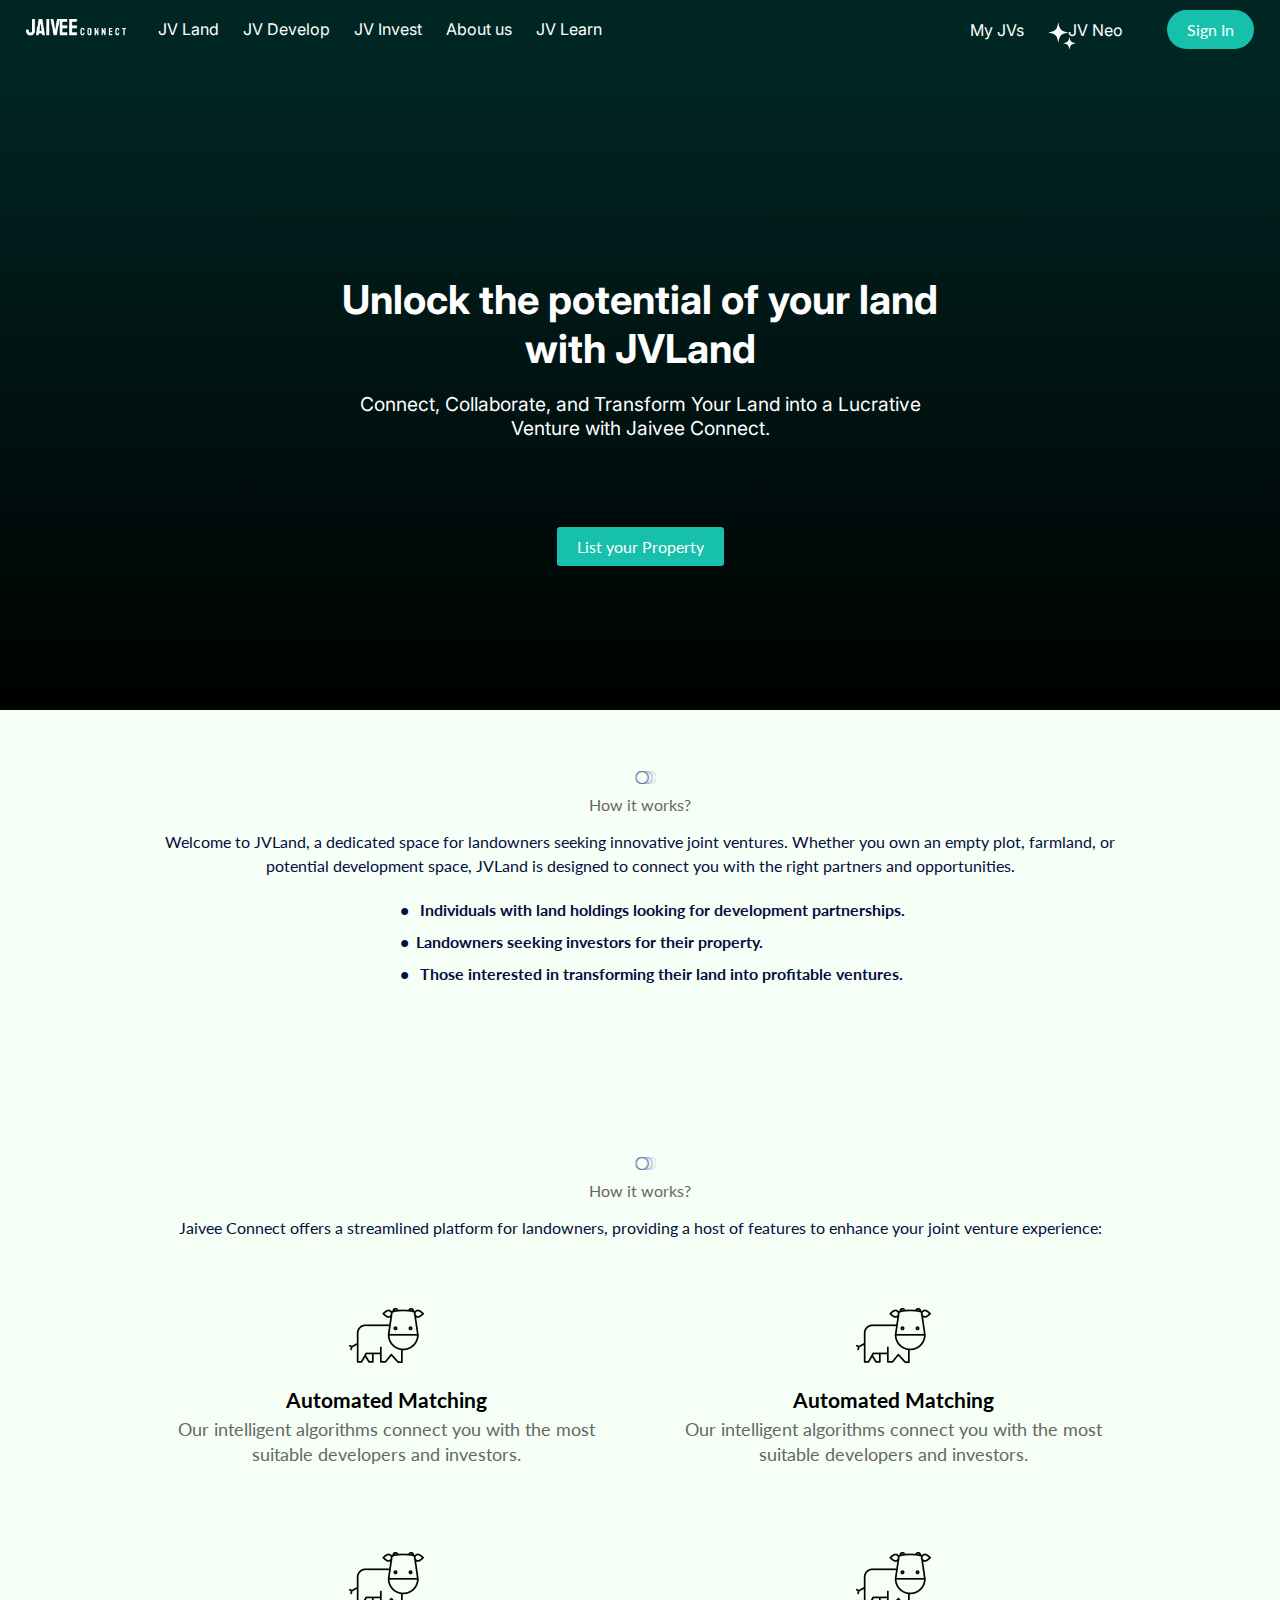
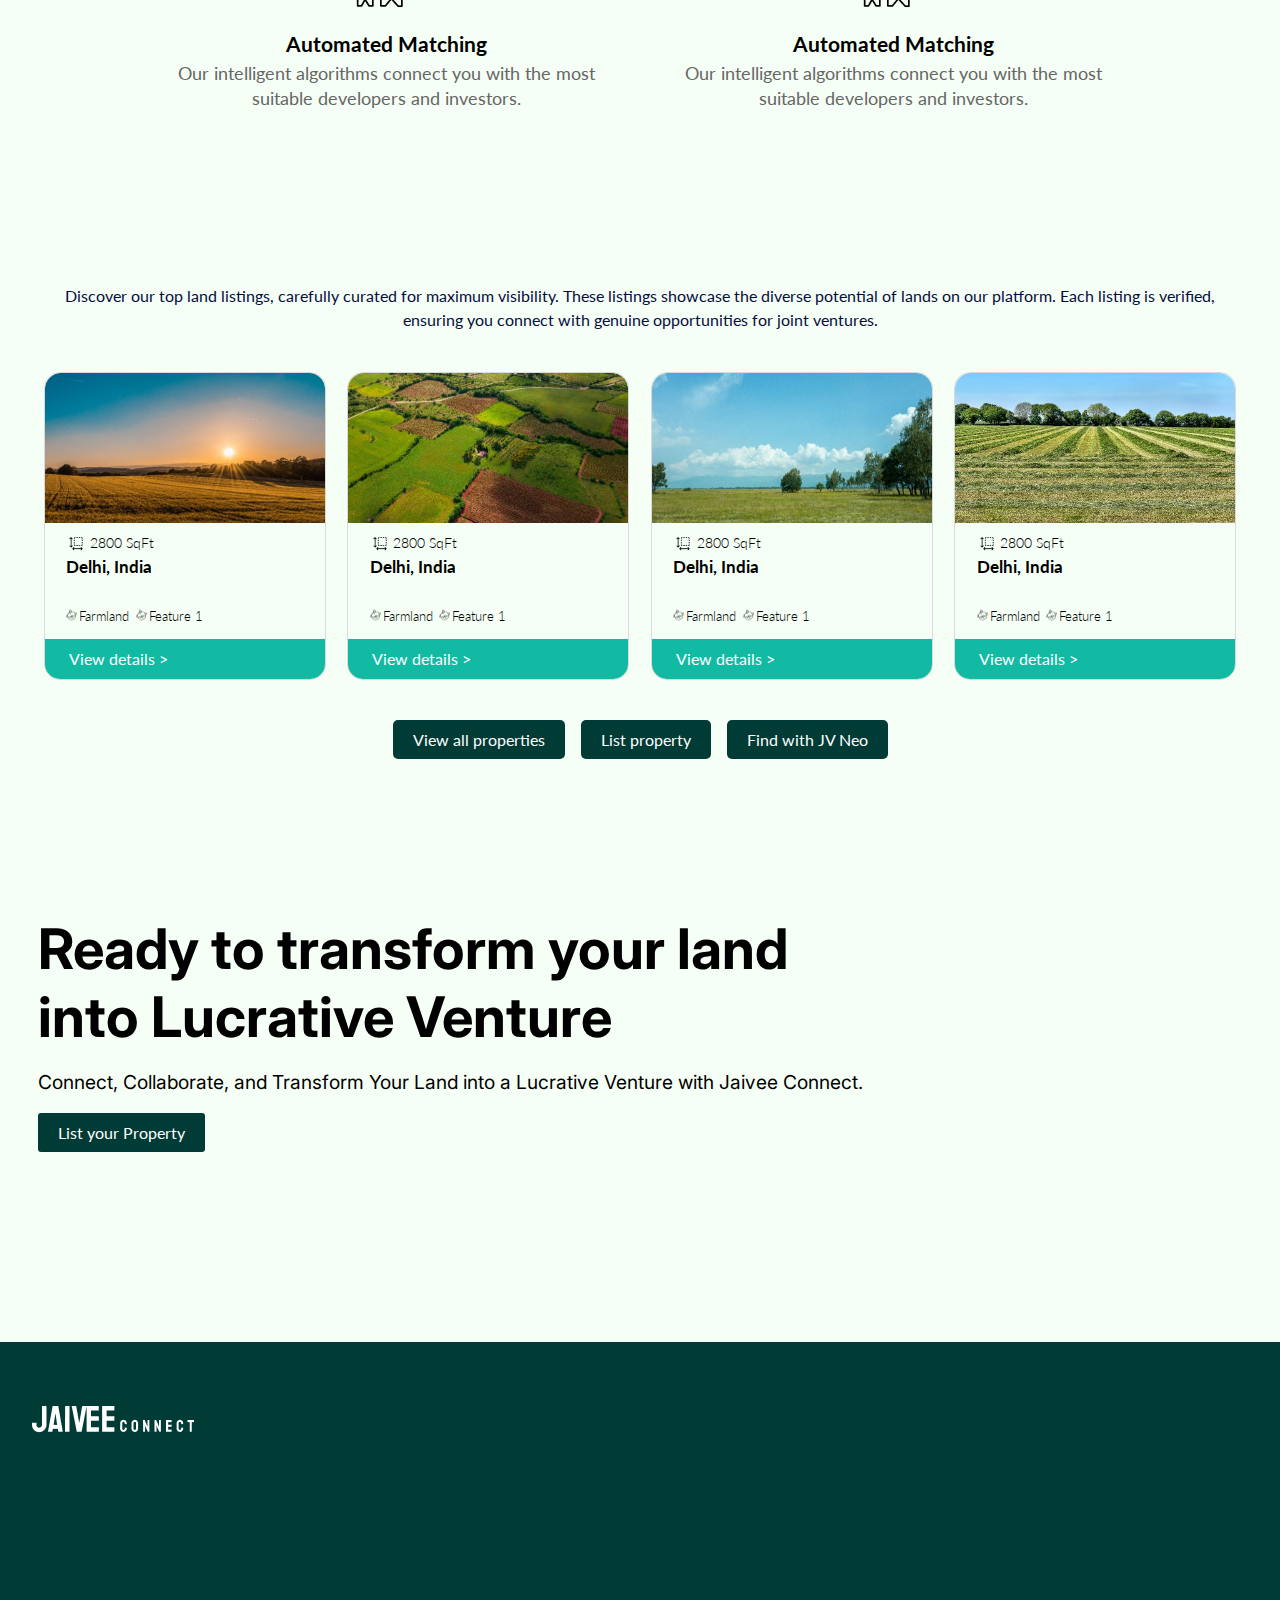
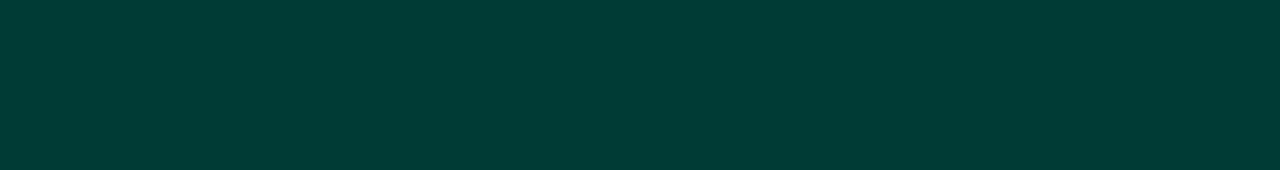
<file: listing.html>
<!DOCTYPE html>
<html lang="en">
  <head>
    <meta charset="UTF-8" />
    <meta name="viewport" content="width=device-width, initial-scale=1.0" />
    <title>Landing Page</title>
    <link rel="stylesheet" href="styles.css" />
    <link rel="preconnect" href="https://fonts.googleapis.com" />
    <link rel="preconnect" href="https://fonts.gstatic.com" crossorigin />
    <link
      href="https://fonts.googleapis.com/css2?family=DM+Sans:ital,opsz,wght@0,9..40,100..1000;1,9..40,100..1000&family=Inter:wght@100..900&family=Lato:ital,wght@0,100;0,300;0,400;0,700;0,900;1,100;1,300;1,400;1,700;1,900&display=swap&family=Manrope:wght@200..800&display=swap"
      rel="stylesheet"
    />
  </head>
  <body>
    <header class="top-nav">
      <div class="flexBox">
        <div class="logo">
          <img src="images/logo.png" alt="Logo" />
        </div>
        <nav>
          <ul>
            <li><a href="#">JV Land</a></li>
            <li><a href="#">JV Develop</a></li>
            <li><a href="#">JV Invest</a></li>
            <li><a href="#">About us</a></li>
            <li><a href="#">JV Learn</a></li>
          </ul>
        </nav>
      </div>
      <div class="extra-links">
        <nav>
          <ul>
            <li><a href="#">My JVs</a></li>
            <li>
              <a href="#"><img src="images/star.png" alt="star" />JV Neo</a>
            </li>
          </ul>
        </nav>
        <button class="button button-1">Sign In</button>
      </div>
      <div class="content mobile-menu">
        <nav role="navigation">
          <div id="menuToggle">
            <input type="checkbox" />
            <span></span>
            <span></span>
            <span></span>
            <ul id="menu">
              <li><a href="#">JV Land</a></li>
              <li><a href="#">JV Develop</a></li>
              <li><a href="#">JV Invest</a></li>
              <li><a href="#">About us</a></li>
              <li><a href="#">JV Learn</a></li>
              <ul>
                <li><a href="#">My JVs</a></li>
                <li>
                  <a href="#">JV Neo<img src="images/star.png" alt="star" /></a>
                </li>
                <li><button class="button button-1">Sign In</button></li>
              </ul>
            </ul>
          </div>
        </nav>
      </div>
    </header>

    <section class="banner banner-listing">
      <div class="banner-content">
        <div class="text">
          <h3>Unlock the potential of your land <span>with JVLand</span></h3>
          <p>
            Connect, Collaborate, and Transform Your Land into a Lucrative
            <span>Venture with Jaivee Connect.</span>
          </p>
          <button class="button button-1">List your Property</button>
        </div>
      </div>
    </section>
    <section class="why-choose-us how-it-work-listing">
      <div class="section-header">
        <img src="images/section-icon.png" alt="Icon" />
        <span>How it works?</span>
        <p>
          Welcome to JVLand, a dedicated space for landowners seeking innovative
          joint ventures. Whether you own an empty plot, farmland, or potential
          development space, JVLand is designed to connect you with the right
          partners and opportunities.
        </p>
        <div class="flex-center">
          <ul>
            <li>
              Individuals with land holdings looking for development
              partnerships.
            </li>
            <li>Landowners seeking investors for their property.</li>
            <li>
              Those interested in transforming their land into profitable
              ventures.
            </li>
          </ul>
        </div>
      </div>
    </section>
    <section class="why-choose-us how-it-work-listing">
      <div class="section-header">
        <img src="images/section-icon.png" alt="Icon" />
        <span>How it works?</span>
        <p>
          Jaivee Connect offers a streamlined platform for landowners, providing
          a host of features to enhance your joint venture experience:
        </p>
      </div>
      <div class="listing-card-container">
        <div class="listing-card">
          <img src="images/cow.png" alt="Card Image" />
          <h3>Automated Matching</h3>
          <p>
            Our intelligent algorithms connect you with the most suitable
            developers and investors.
          </p>
        </div>
        <div class="listing-card">
          <img src="images/cow.png" alt="Card Image" />
          <h3>Automated Matching</h3>
          <p>
            Our intelligent algorithms connect you with the most suitable
            developers and investors.
          </p>
        </div>
        <div class="listing-card">
          <img src="images/cow.png" alt="Card Image" />
          <h3>Automated Matching</h3>
          <p>
            Our intelligent algorithms connect you with the most suitable
            developers and investors.
          </p>
        </div>
        <div class="listing-card">
          <img src="images/cow.png" alt="Card Image" />
          <h3>Automated Matching</h3>
          <p>
            Our intelligent algorithms connect you with the most suitable
            developers and investors.
          </p>
        </div>
      </div>
    </section>
    <section class="why-choose-us taxonomy">
      <div class="section-header">
        <p>
          Discover our top land listings, carefully curated for maximum
          visibility. These listings showcase the diverse potential of lands on
          our platform. Each listing is verified, ensuring you connect with
          genuine opportunities for joint ventures.
        </p>
      </div>
      <div class="taxonomy-container">
        <div class="taxonomy-card">
          <div class="image">
            <img src="images/taxonomy-image-1.png" alt="taxonomy-image-1" />
          </div>
          <div class="text">
            <span>
              <img src="images/card-ico-1.png" alt="card-ico-1" />
              2800 SqFt
            </span>
            <h3>Delhi, India</h3>
            <ul>
              <li>Farmland</li>
              <li>Feature 1</li>
            </ul>
          </div>
          <a href="#">View details ></a>
        </div>

        <div class="taxonomy-card">
          <div class="image">
            <img src="images/taxonomy-image-2.png" alt="taxonomy-image-1" />
          </div>
          <div class="text">
            <span>
              <img src="images/card-ico-1.png" alt="card-ico-1" />
              2800 SqFt
            </span>
            <h3>Delhi, India</h3>
            <ul>
              <li>Farmland</li>
              <li>Feature 1</li>
            </ul>
          </div>
          <a href="#">View details ></a>
        </div>
        <div class="taxonomy-card">
          <div class="image">
            <img src="images/taxonomy-image-3.png" alt="taxonomy-image-1" />
          </div>
          <div class="text">
            <span>
              <img src="images/card-ico-1.png" alt="card-ico-1" />
              2800 SqFt
            </span>
            <h3>Delhi, India</h3>
            <ul>
              <li>Farmland</li>
              <li>Feature 1</li>
            </ul>
          </div>
          <a href="#">View details ></a>
        </div>
        <div class="taxonomy-card">
          <div class="image">
            <img src="images/taxonomy-image-4.png" alt="taxonomy-image-1" />
          </div>
          <div class="text">
            <span>
              <img src="images/card-ico-1.png" alt="card-ico-1" />
              2800 SqFt
            </span>
            <h3>Delhi, India</h3>
            <ul>
              <li>Farmland</li>
              <li>Feature 1</li>
            </ul>
          </div>
          <a href="#">View details ></a>
        </div>
      </div>

      <div class="navigations">
        <button class="button-2 button">View all properties</button>
        <button class="button-2 button">List property</button>
        <button class="button-2 button">Find with JV Neo</button>
      </div>
    </section>
    <section class="transform-land">
      <div class="text">
        <h3>
          Ready to transform your land<span> into Lucrative Venture</span>
        </h3>
        <p>
          Connect, Collaborate, and Transform Your Land into a Lucrative
          <span>Venture with Jaivee Connect.</span>
        </p>
        <button class="button button-2">List your Property</button>
      </div>
    </section>
    <footer>
      <img src="images/logo.png" alt="logo" />
    </footer>
  </body>
</html>
</file>
<file: styles.css>
@charset "UTF-8";
body {
  display: block;
  margin: 0;
  font-family: "Lato", sans-serif;
}

.button.button-default {
  background: transparent;
  color: #fff;
  padding: 10px 20px;
  border: 1px solid #17c0ab;
  border-radius: 5px;
  cursor: pointer;
  font-size: 1em;
  transition: background-color 0.3s;
}
.button.button-default:hover {
  background-color: #003b35;
}
.button.button-default:active {
  background-color: #17c0ab;
}
.button.button-1 {
  background-color: #17c0ab;
  color: #fff;
  padding: 10px 20px;
  border: none;
  border-radius: 20px;
  cursor: pointer;
  font-size: 1em;
  transition: background-color 0.3s;
  font-family: "Lato", sans-serif;
}
.button.button-1:hover {
  background-color: #129282;
}
.button.button-2 {
  background-color: #003b35;
  color: #fff;
  padding: 10px 20px;
  border: none;
  border-radius: 5px;
  cursor: pointer;
  font-size: 1em;
  transition: background-color 0.3s;
  font-family: "Lato", sans-serif;
}
.button.button-2:hover {
  background-color: #000807;
}
.button.active {
  background-color: #17c0ab;
}

.top-nav {
  background-color: #002623;
  display: flex;
  justify-content: space-between;
  align-items: center;
  padding: 10px 2%;
  font-family: "Inter", sans-serif;
}
.top-nav .flexBox {
  display: flex;
  justify-content: space-between;
  gap: 2rem;
}
.top-nav .logo img {
  max-width: 100px;
  height: auto;
}
.top-nav nav {
  display: none;
}
.top-nav nav ul {
  list-style: none;
  padding: 0;
  margin: 0;
}
.top-nav nav ul li {
  display: inline-block;
  margin-right: 20px;
}
.top-nav nav ul li a {
  text-decoration: none;
  color: #fff;
}
.top-nav nav ul li a img {
  display: inline-block;
  height: auto;
  margin-bottom: -18%;
  margin-right: -10%;
}
@media (min-width: 768px) {
  .top-nav nav {
    display: flex;
  }
}
.top-nav .extra-links {
  display: flex;
  justify-content: space-between;
  gap: 1rem;
  align-items: center;
}
.top-nav .extra-links ul {
  list-style: none;
  padding: 0;
  margin: 0;
}
.top-nav .extra-links ul li {
  display: inline-block;
  margin-right: 20px;
}
.top-nav .extra-links ul li a {
  text-decoration: none;
  color: #fff;
}

.mobile-menu {
  display: block;
}
@media (min-width: 768px) {
  .mobile-menu {
    display: none;
  }
}

@media (max-width: 768px) {
  .content.mobile-menu nav {
    display: block;
  }
  .top-nav {
    position: relative;
  }
  #menuToggle {
    display: flex;
    flex-direction: column;
    position: absolute;
    top: 25px;
    right: 25px;
    z-index: 1;
    -webkit-user-select: none;
    -moz-user-select: none;
         user-select: none;
  }
  #menuToggle input {
    display: flex;
    width: 40px;
    height: 32px;
    position: absolute;
    cursor: pointer;
    opacity: 0;
    z-index: 2;
  }
  #menuToggle span {
    display: flex;
    width: 29px;
    height: 2px;
    margin-bottom: 5px;
    position: relative;
    background: #17c0ab;
    border-radius: 3px;
    z-index: 1;
    transform-origin: 5px 0px;
    transition: transform 0.5s cubic-bezier(0.77, 0.2, 0.05, 1), background 0.5s cubic-bezier(0.77, 0.2, 0.05, 1), opacity 0.55s ease;
  }
  #menuToggle span:first-child {
    transform-origin: 0% 0%;
  }
  #menuToggle span:nth-last-child(2) {
    transform-origin: 0% 100%;
  }
  #menuToggle input:checked ~ span {
    opacity: 1;
    transform: rotate(45deg) translate(-3px, -1px);
    background: #17c0ab;
  }
  #menuToggle input:checked ~ span:nth-last-child(3) {
    opacity: 0;
    transform: rotate(0deg) scale(0.2, 0.2);
  }
  #menuToggle input:checked ~ span:nth-last-child(2) {
    transform: rotate(-45deg) translate(0, -1px);
  }
  #menuToggle input:checked ~ #menu {
    transform: translate(0, 0); /* Slide in the menu from the right */
  }
  #menu {
    position: fixed;
    width: 150px;
    padding: 125px 37px 0;
    height: 100vh;
    box-shadow: 0 0 10px #85888c;
    margin: -38px 0px 0;
    right: 0;
    background-color: #f5f6fa;
    -webkit-font-smoothing: antialiased;
    transform-origin: 0% 0%;
    transform: translate(100%, 0);
    transition: transform 0.5s cubic-bezier(0.77, 0.2, 0.05, 1);
    background: linear-gradient(to bottom, #002623, #000101);
    list-style: none;
    display: flex;
    flex-direction: column;
  }
  #menu li {
    padding: 10px 0;
    transition-delay: 2s;
  }
  #menu ul {
    margin-top: 20px;
  }
  #menu ul img {
    transform: scaleX(-1);
    margin-left: -6px;
  }
  #menu ul .button {
    margin-top: 10px;
    padding: 6px 20px;
  }
  #menuToggle input:checked ~ ul {
    transform: none;
  }
}
.banner {
  background: linear-gradient(to bottom, #002623, #000101);
  color: #fff;
}
.banner .banner-content {
  display: flex;
  align-items: center;
  flex-direction: column-reverse;
  justify-content: space-between;
  padding: 50px 3%;
}
@media (min-width: 1024px) {
  .banner .banner-content {
    flex-direction: row;
  }
}
.banner .banner-content .text {
  flex: 1;
  font-family: "Inter", sans-serif;
}
.banner .banner-content .text h1 {
  font-size: 3em;
  margin-bottom: 20px;
  color: #17c0ab;
}
.banner .banner-content .text h1 span {
  color: white;
  display: block;
}
.banner .banner-content .text p {
  font-size: 1.2em;
  margin-bottom: 20px;
}
.banner .banner-content .text h3 {
  font-size: 2.5em;
}
.banner .banner-content .image {
  flex: 1;
  display: flex;
  justify-content: flex-end;
}
.banner .banner-content .image img {
  max-width: 100%;
  height: auto;
}

.banner-listing .banner-content {
  text-align: center;
  padding: 11em 3em 9em;
}
.banner-listing .banner-content .text h3 {
  margin-bottom: 0;
}
.banner-listing .banner-content .text p {
  margin-bottom: 4.5em;
}
.banner-listing .banner-content .text span {
  display: block;
}
.banner-listing .banner-content .text .button {
  border-radius: 3px;
}

.who-is-it-for,
.why-choose-us {
  background-color: #f6fff5;
  padding: 50px 3%;
  text-align: center;
}
.who-is-it-for .section-header,
.why-choose-us .section-header {
  margin-bottom: 40px;
  overflow: hidden;
}
.who-is-it-for .section-header span,
.why-choose-us .section-header span {
  font-size: 1em;
  color: #666;
}
.who-is-it-for .section-header img,
.why-choose-us .section-header img {
  margin: 10px auto;
  display: block;
}
.who-is-it-for .section-header h2,
.why-choose-us .section-header h2 {
  font-size: 1.5em;
  margin-top: 10px;
}
.who-is-it-for .section-header p,
.why-choose-us .section-header p {
  font-family: "Lato", sans-serif;
  color: #050d42;
  line-height: 1.5em;
  margin-bottom: 0;
}
.who-is-it-for .section-header ul,
.why-choose-us .section-header ul {
  text-align: left;
  list-style: none;
}
.who-is-it-for .section-header ul li,
.why-choose-us .section-header ul li {
  font-family: "Lato", sans-serif;
  font-weight: bold;
  color: #050d42;
  line-height: 2em;
}
.who-is-it-for .section-header ul li::before,
.why-choose-us .section-header ul li::before {
  content: "•";
  color: #050d42;
  display: inline-block;
  width: 1em;
  margin-left: -1em;
}
.who-is-it-for .card-container,
.why-choose-us .card-container {
  display: flex;
  justify-content: space-evenly;
  gap: 1rem;
  flex-wrap: wrap;
}
@media (min-width: 768px) {
  .who-is-it-for .card-container,
  .why-choose-us .card-container {
    gap: 1rem;
  }
}
@media (min-width: 1280px) {
  .who-is-it-for .card-container,
  .why-choose-us .card-container {
    gap: 1rem;
  }
}
.who-is-it-for .card-container .card,
.why-choose-us .card-container .card {
  width: 262px;
  background-color: #ffffff;
  padding: 50px 20px 20px;
  border-radius: 5px;
  box-shadow: 0 2px 4px rgba(0, 0, 0, 0.1);
  transition: transform 0.3s ease;
}
.who-is-it-for .card-container .card:hover,
.why-choose-us .card-container .card:hover {
  transform: translateY(-5px);
}
.who-is-it-for .card-container .card img,
.why-choose-us .card-container .card img {
  max-width: 100%;
  height: auto;
  display: block;
  margin: 0 auto;
}
.who-is-it-for .card-container .card .card-number,
.why-choose-us .card-container .card .card-number {
  color: white;
  display: inline-block;
  margin: 2em 0 2.5em;
  font-size: 0.8em;
}
.who-is-it-for .card-container .card p,
.why-choose-us .card-container .card p {
  margin-top: 10px;
  color: white;
  font-weight: 500;
  line-height: 1.8em;
  font-weight: bold;
}
.who-is-it-for .card-container .card p span,
.why-choose-us .card-container .card p span {
  display: block;
}
.who-is-it-for .card-container .card:nth-child(1) .card-number,
.why-choose-us .card-container .card:nth-child(1) .card-number {
  color: #000101;
}
.who-is-it-for .card-container .card:nth-child(1) p,
.why-choose-us .card-container .card:nth-child(1) p {
  color: #000101;
}
.who-is-it-for .card-container .card:nth-child(2),
.why-choose-us .card-container .card:nth-child(2) {
  background-color: #003b35;
}
.who-is-it-for .card-container .card:nth-child(3),
.why-choose-us .card-container .card:nth-child(3) {
  background-color: #12baa3;
}
.who-is-it-for .card-container .card:nth-child(4),
.why-choose-us .card-container .card:nth-child(4) {
  background-color: #5fd58c;
}

.how-it-work-listing {
  padding: 50px 11%;
}
.how-it-work-listing .flex-center {
  display: flex;
  justify-content: center;
}
.how-it-work-listing .listing-card-container {
  display: flex;
  flex-wrap: wrap;
  justify-content: center;
}
@media (min-width: 1089px) {
  .how-it-work-listing .listing-card-container {
    justify-content: space-between;
  }
}
.how-it-work-listing .listing-card {
  width: calc(44.8% - 10px);
  margin-bottom: 20px;
  font-size: 18px;
  padding: 1em 1.5em;
  background-color: #f6fff5 !important;
}
.how-it-work-listing .listing-card img {
  width: auto;
  height: 4.2em;
}
.how-it-work-listing .listing-card h3 {
  margin-top: 10px;
  font-weight: bold;
  margin-bottom: 0;
}
.how-it-work-listing .listing-card p {
  margin-top: 5px;
  color: #666;
  line-height: 1.4em;
}

.why-choose-us .card:nth-child(1) {
  background-color: #5fd58c;
}
.why-choose-us .card:nth-child(2) {
  background-color: #12baa3 !important;
}
.why-choose-us .card:nth-child(3) {
  background-color: #003b35 !important;
}
.why-choose-us .card:nth-child(4) {
  background-color: #12baa3 !important;
}

.how-it-work {
  background: linear-gradient(to bottom, #002623, #000101);
  color: #fff;
  padding: 50px 3%;
}
.how-it-work .section-header {
  display: flex;
  justify-content: space-between;
  align-items: center;
  font-family: "DM Sans", sans-serif;
  flex-direction: column;
}
@media (min-width: 1024px) {
  .how-it-work .section-header {
    flex-direction: row;
  }
}
.how-it-work .section-header h2 {
  font-size: 2.3em;
}
.how-it-work .section-header .tab-nav {
  margin-bottom: 1rem;
}
.how-it-work .section-header .tab-nav .button {
  margin-left: 1em;
}
.how-it-work .content {
  opacity: 0;
  transition: opacity 0.3s ease-in-out;
}
.how-it-work .content.active {
  opacity: 1;
}
.how-it-work p {
  font-size: 1.3em;
  margin-top: 0;
  margin-bottom: 25px;
  font-family: "Inter", sans-serif;
}
.how-it-work .card-container {
  display: flex;
  justify-content: center;
  gap: 1rem;
  flex-wrap: wrap;
}
.how-it-work .card-container .card {
  width: 229px;
  height: 280px;
  background-color: #fff;
  padding: 20px;
  border-radius: 5px;
  box-shadow: 0 2px 4px rgba(0, 0, 0, 0.1);
  transition: transform 0.3s ease;
}
.how-it-work .card-container .card:hover {
  transform: translateY(-5px);
}
@media (min-width: 768px) {
  .how-it-work .card-container {
    gap: 1.5rem;
  }
}
@media (min-width: 1024px) {
  .how-it-work .card-container {
    gap: 2rem;
    justify-content: space-between;
  }
}

.flex-wrap-image {
  display: flex;
  align-items: center;
  flex-wrap: wrap;
  flex-direction: column;
}
@media (min-width: 869px) {
  .flex-wrap-image {
    flex-direction: row;
  }
}
.flex-wrap-image .column {
  flex: 1;
  min-width: 0;
  color: #013f3a;
  padding: 20px;
  margin-bottom: 20px;
}
@media (min-width: 869px) {
  .flex-wrap-image .column {
    padding: 0px;
    margin-bottom: 0px;
  }
}
.flex-wrap-image .column img {
  max-width: 100%;
  height: auto;
  display: block;
}
.flex-wrap-image .column .text-content {
  padding-left: 5.25em;
  font-family: "Inter", sans-serif;
}
.flex-wrap-image .column .text-content h1 {
  font-size: 3em;
  margin-bottom: 0.6em;
  line-height: 0.8em;
  margin-top: 0.229em;
  color: #12baa3;
}
.flex-wrap-image .column .text-content h6 {
  margin: 0;
  font-size: 1.1em;
  font-weight: normal;
  text-shadow: 1px 5px 6px rgba(1, 63, 58, 0.44);
}
.flex-wrap-image .column .text-content p {
  font-size: 1.2em;
  margin-bottom: 20px;
}

.flex-wrap-image-container .flex-wrap-image:nth-of-type(2) {
  flex-direction: column-reverse;
}
@media (min-width: 869px) {
  .flex-wrap-image-container .flex-wrap-image:nth-of-type(2) {
    flex-direction: row;
  }
}

.build-project {
  display: flex;
  flex-direction: column;
  align-items: center;
  background-color: #ecf9eb;
  padding: 12.5rem 15% 6.25rem;
}
.build-project img {
  width: 100%;
  height: auto;
}
.build-project .text-content {
  margin-top: 2em;
  text-align: center;
  font-family: "DM Sans", sans-serif;
}
.build-project .text-content h4 {
  font-size: 2em;
  margin-bottom: 10px;
  color: #000;
}
.build-project .text-content h4 span {
  color: #013f3a;
}
.build-project .text-content p {
  font-size: 0.9em;
  line-height: 1.8em;
  color: #64748b;
  margin-top: 0;
}
.build-project .text-content .button {
  margin: 0 10px;
  font-family: "Manrope", sans-serif;
}

.taxonomy .taxonomy-container {
  display: flex;
  flex-wrap: wrap;
  justify-content: space-evenly;
  gap: 1rem;
  margin-bottom: 40px;
}
.taxonomy .taxonomy-container .taxonomy-card {
  border: 1px solid #d9d9d9;
  border-radius: 16px;
  position: relative;
  overflow: hidden;
  display: flex;
  flex-direction: column;
}
.taxonomy .taxonomy-container .taxonomy-card a {
  text-decoration: none;
  color: white;
  background-color: #12baa3;
  display: block;
  bottom: 0;
  line-height: 2.5em;
  text-align: left;
  padding: 0 1.5em;
}
.taxonomy .taxonomy-container .taxonomy-card .image {
  height: 150px;
  display: block;
  overflow: hidden;
  border-radius: 16px 16px 0 0;
}
.taxonomy .taxonomy-container .taxonomy-card .text {
  text-align: left;
  padding: 11px 1.5em 15px;
  flex-grow: 1;
  font-size: 0.9em;
}
.taxonomy .taxonomy-container .taxonomy-card .text span {
  font-weight: 300;
  display: flex;
  gap: 0.3em;
}
.taxonomy .taxonomy-container .taxonomy-card .text span img {
  display: inline-block;
}
.taxonomy .taxonomy-container .taxonomy-card .text h3 {
  font-weight: bold;
  margin-bottom: 1.87em;
  margin-top: 3px;
}
.taxonomy .taxonomy-container .taxonomy-card .text ul {
  list-style: none;
  display: flex;
  gap: 0.5em;
  padding: 0;
  margin: 0;
  font-size: 0.9em;
}
.taxonomy .taxonomy-container .taxonomy-card .text ul li {
  position: relative;
  padding-left: 13px;
  font-weight: 300;
}
.taxonomy .taxonomy-container .taxonomy-card .text ul li::before {
  content: url("images/airplane-1.png");
  display: inline-block;
  width: 11px;
  height: 11px;
  margin-right: 10px;
  position: absolute;
  left: 0;
  top: 32%;
  transform: translateY(-50%);
}
.taxonomy .navigations {
  display: flex;
  justify-content: center;
  gap: 1em;
}

.transform-land {
  padding: 50px 3% 190px;
  background-color: #f6fff5;
}
.transform-land .text {
  flex: 1;
  font-family: "Inter", sans-serif;
}
.transform-land .text p {
  font-size: 1.2em;
  margin-bottom: 1em;
}
.transform-land .text h3 {
  font-size: 3.5em;
  margin-bottom: 0;
}
.transform-land .text h3 span {
  display: block;
}
.transform-land .text .button {
  border-radius: 3px;
}

.land-listing-container {
  padding: 50px 3%;
}
.land-listing-container .listing-section {
  display: flex;
  flex-wrap: wrap;
  justify-content: space-evenly;
}
.land-listing-container .column {
  flex: 1;
  overflow: hidden;
}
.land-listing-container .column img {
  width: 100%;
  height: 100%;
  -o-object-fit: cover;
     object-fit: cover;
  overflow: hidden;
}
.land-listing-container .column:first-child {
  width: 37.09%;
  margin-right: 1.991%;
}
.land-listing-container .column:nth-child(2) {
  width: 22.64%;
  margin-right: 2.36%;
}
.land-listing-container .column:last-child {
  width: 36.16%;
}
.land-listing-container .row {
  margin-top: 20px;
  height: 49%;
}
.land-listing-container .row:first-child {
  margin-top: 0;
}
.land-listing-container .info-table {
  border: 1px solid #dcdcdc;
  padding: 20px;
}
.land-listing-container .info-table .button {
  border-radius: 5px;
  width: 100%;
  margin-top: 50px;
}
.land-listing-container .table {
  display: grid;
  grid-template-columns: 1fr;
  border-top: 1px solid #dcdcdc;
  border-left: 1px solid #dcdcdc;
}
@media (min-width: 1366px) {
  .land-listing-container .table {
    grid-template-columns: 1fr 1fr;
  }
}
.land-listing-container .cell {
  border-right: 1px solid #dcdcdc;
  border-bottom: 1px solid #dcdcdc;
  padding: 15px 10px;
  display: flex;
  justify-content: flex-start;
}
.land-listing-container .cell .icon {
  display: flex;
  align-items: center;
}
.land-listing-container .cell .icon i {
  font-size: 14;
}
.land-listing-container .cell .icon ion-icon {
  font-size: 28px;
}
.land-listing-container .cell .text {
  margin-left: 12px;
}
.land-listing-container .cell .text h3 {
  font-weight: bold;
  margin: 0;
  margin-bottom: 10px;
  font-size: 16px;
  color: #050d42;
}
.land-listing-container .cell .text p {
  font-weight: 300;
  margin: 0;
  font-size: 14px;
  color: #949393;
}
@media (max-width: 768px) {
  .land-listing-container .listing-section {
    flex-direction: column;
  }
  .land-listing-container .column {
    width: 100% !important;
    margin-right: 0 !important;
    margin-bottom: 20px;
  }
  .land-listing-container .listing-page {
    width: 93% !important;
    margin-top: 20px !important;
  }
}
.land-listing-container .listing-page {
  width: 59.8%;
  margin-top: 20px;
  padding: 38px 2.9%;
  border: 1px solid #dcdcdc;
}
.land-listing-container .listing-page h2 {
  color: #003b35;
  font-weight: bold;
  border-bottom: 1px solid #17c0ab;
  display: inline-block;
  padding-bottom: 10px;
  margin-bottom: 0;
}
.land-listing-container .listing-page .content p {
  font-size: 1.3em;
  margin-top: 24px;
  color: #050d42;
}
.land-listing-container .overview .content {
  display: flex;
  flex-direction: row;
  justify-content: flex-start;
}
@media (max-width: 1068px) {
  .land-listing-container .overview .content {
    flex-direction: column;
  }
}
.land-listing-container .overview .content .col .row {
  padding: 10px 24px;
  min-height: 44px;
  border-bottom: 1px solid #dcdcdc;
  display: flex;
  justify-content: flex-start;
  align-items: flex-end;
  font-size: 0.9em;
  gap: 1em;
  margin-top: 0;
  height: auto;
}
.land-listing-container .overview .content .col .row .heading {
  font-weight: normal;
}
.land-listing-container .overview .content .col .row .heading p {
  margin: 0;
}
.land-listing-container .overview .content .col .row .detail {
  font-weight: bold;
}
.land-listing-container .overview .content .col .row .detail p {
  margin: 0;
}
@media (max-width: 1068px) {
  .land-listing-container .overview .content .col {
    width: 100% !important;
    margin-right: 0 !important;
  }
}
.land-listing-container .overview .content .col-1 {
  width: 58%;
  margin-right: 36px;
}
.land-listing-container .overview .content .col-2 {
  width: 40%;
}
.land-listing-container .service .content {
  display: flex;
  justify-content: flex-start;
  flex-direction: row;
  align-items: center;
  margin-top: 40px;
  gap: 2em;
}
.land-listing-container .service .content .service-card {
  width: 110px;
  padding: 0 10px;
  display: flex;
  flex-direction: column;
  align-items: center;
  text-align: center;
}
.land-listing-container .service .content .service-card .image {
  border: 1px solid #dcdcdc;
  border-radius: 50%;
  width: 60px;
  height: 60px;
  display: flex;
  align-items: center;
  justify-content: center;
}
.land-listing-container .service .content .service-card .heading p {
  font-weight: bold;
  margin: 15px 0 0;
  font-size: 0.9em;
  line-height: 1.4em;
}
.land-listing-container .service .content .service-card .heading p span {
  display: block;
}

.neighbourhood {
  width: 94% !important;
}
.neighbourhood .content {
  display: flex;
  margin-top: 30px;
}
@media (max-width: 1068px) {
  .neighbourhood .content {
    flex-direction: column;
  }
}
.neighbourhood .content .col .direction {
  display: flex;
  align-items: center;
}
.neighbourhood .content .col .direction span {
  width: 25%;
  display: flex;
  align-items: center;
  gap: 0.5em;
}
.neighbourhood .content .col .direction form {
  width: 75%;
  display: flex;
  justify-content: center;
  align-items: center;
  gap: 1em;
}
.neighbourhood .content .col .direction form input {
  border: 1px solid #000;
  border-radius: 2px;
  padding: 10px 20px;
  width: 55%;
}
.neighbourhood .content .col .direction form .button {
  border-color: red;
  color: red;
  padding: 8.5px 20px;
  border-radius: 2px;
  width: 37%;
}
.neighbourhood .content .col .map {
  height: 381px;
  width: 100%;
  margin-top: 10px;
}
@media (max-width: 1068px) {
  .neighbourhood .content .col {
    width: 100% !important;
  }
}
.neighbourhood .content .col-1 {
  width: 70%;
}
.neighbourhood .content .col-2 {
  width: 30%;
  background-color: #f8f8f8;
  padding: 15px;
  min-height: 418px;
}
.neighbourhood .content .col-2 .header {
  display: flex;
  justify-content: space-around;
  border-bottom: 1px solid #dcdcdc;
}
.neighbourhood .content .col-2 .header .col {
  padding: 23px 0 18px;
  color: #003b35;
  font-weight: bold;
}
.neighbourhood .content .col-2 .header .active {
  color: #17c0ab;
  border-bottom: 1px solid #17c0ab;
  background: none;
}
.neighbourhood .content .col-2 .accordion {
  background-color: white;
  color: #444;
  cursor: pointer;
  padding: 18px;
  width: 100%;
  border: none;
  text-align: left;
  outline: none;
  font-size: 15px;
  transition: 0.4s;
  margin-top: 10px;
  font-weight: bold;
}
.neighbourhood .content .col-2 .active-panel,
.neighbourhood .content .col-2 .accordion:hover {
  background-color: #fff;
}
.neighbourhood .content .col-2 .panel {
  padding: 0 18px 14px;
  display: none;
  background-color: white;
  overflow: hidden;
}
.neighbourhood .content .col-2 .panel p {
  margin: 0 0 10px 0;
  font-size: 15px;
  display: flex;
  justify-content: space-between;
}
.neighbourhood .content .tab-content {
  display: none;
}

footer {
  background-color: #003b35;
  padding: 4em 2em;
  min-height: 300px;
}/*# sourceMappingURL=styles.css.map */
</file>
